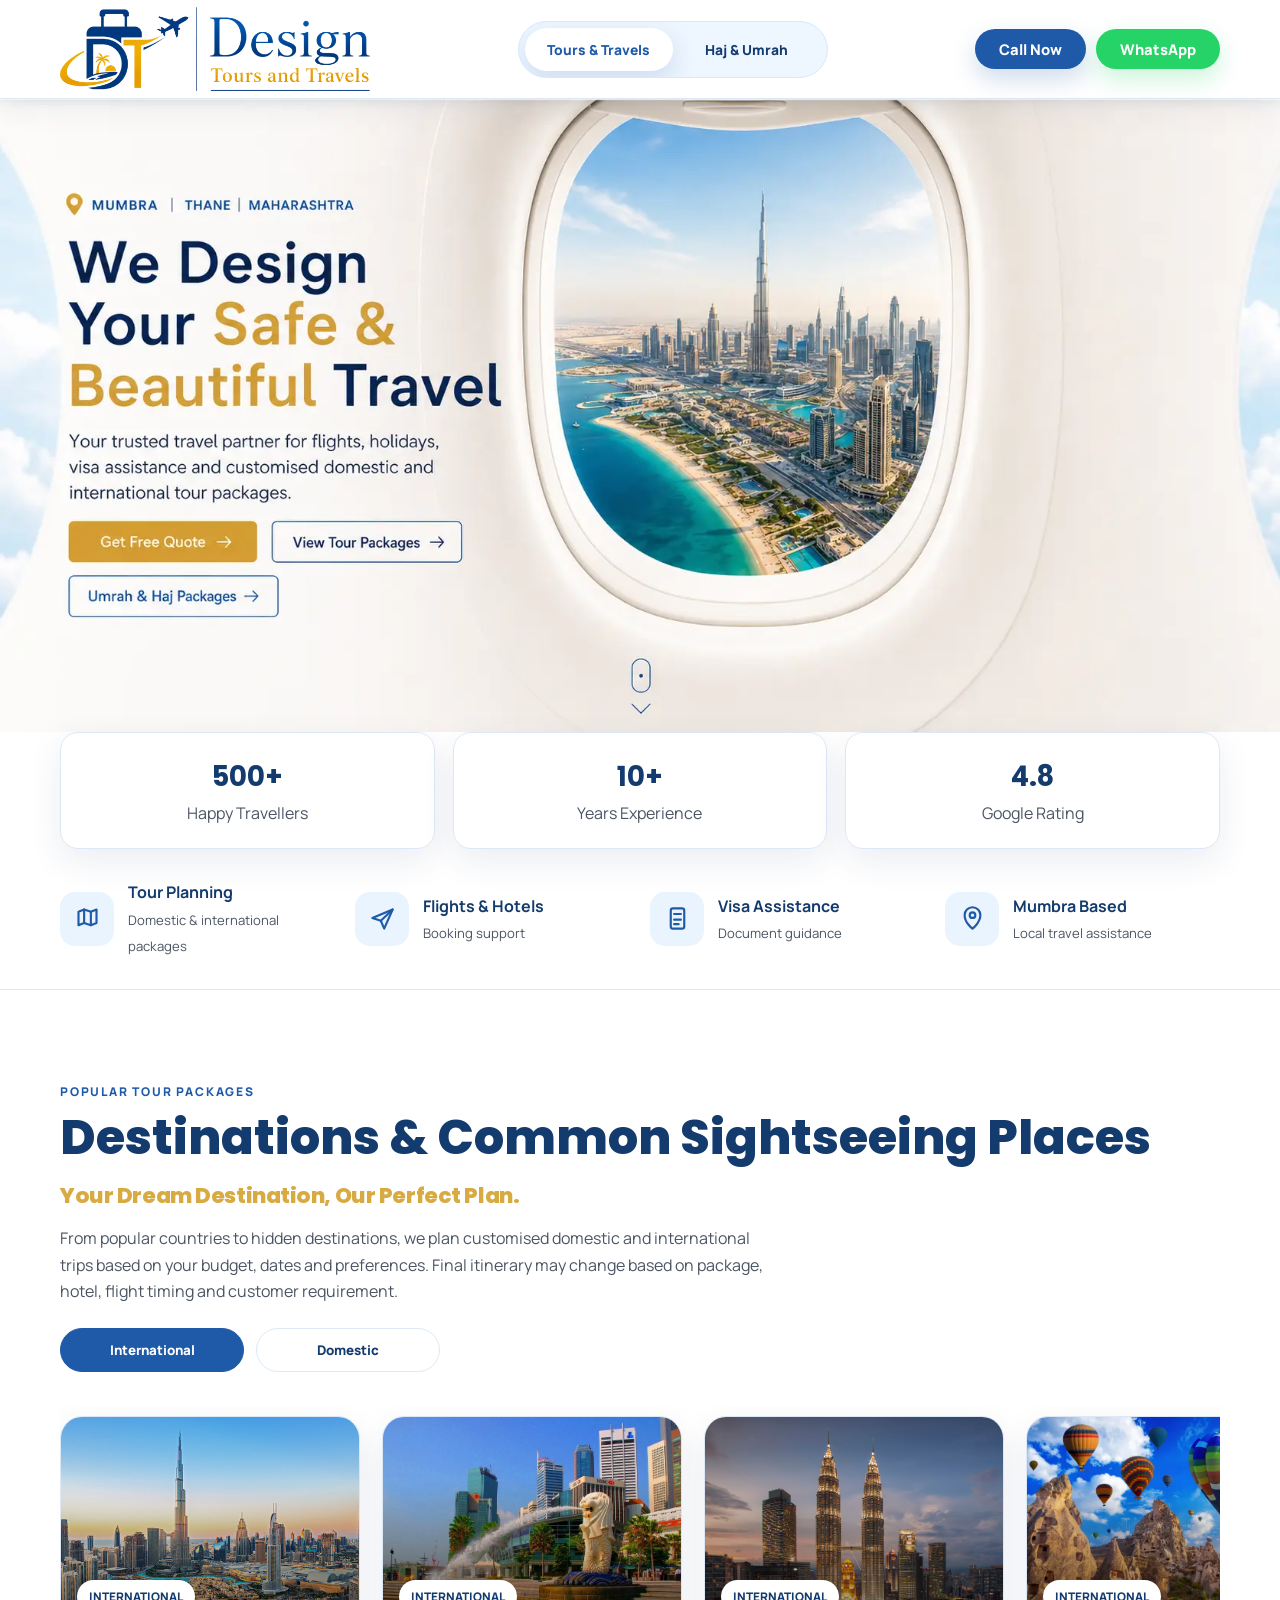
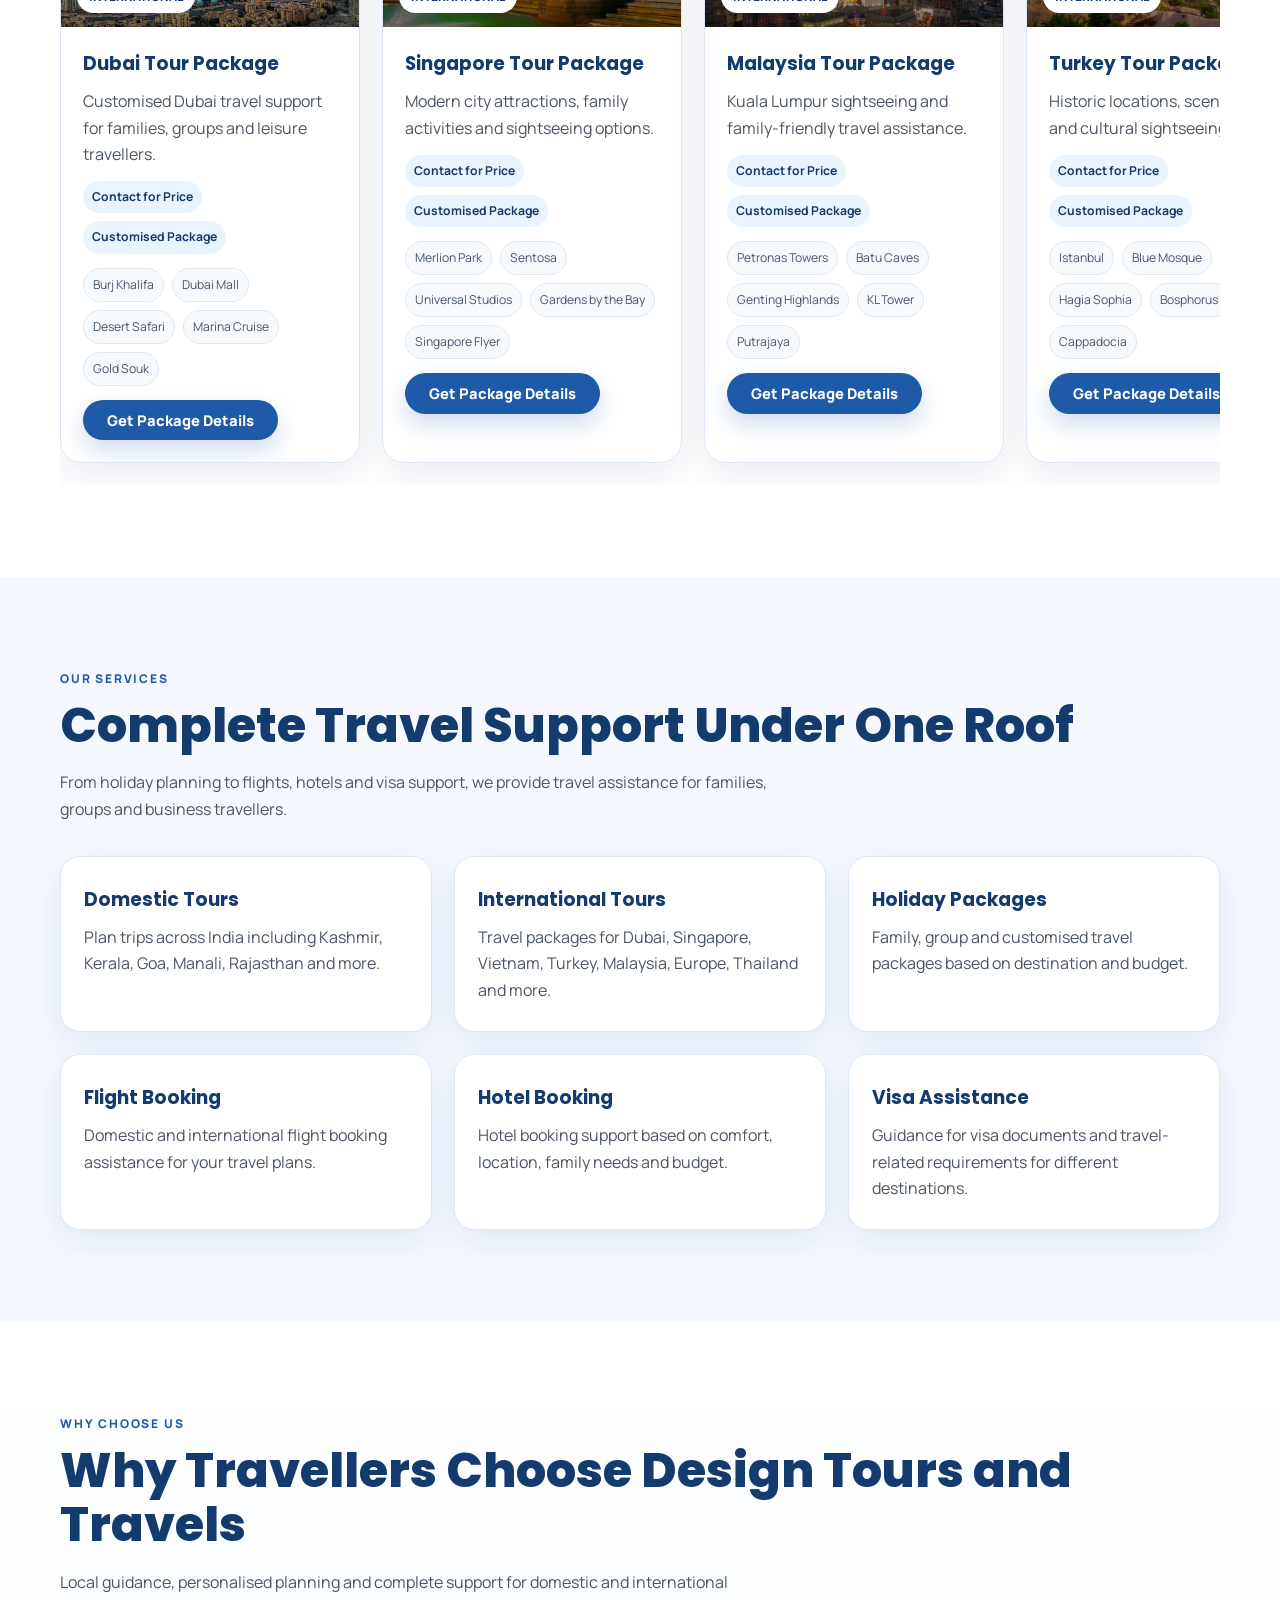
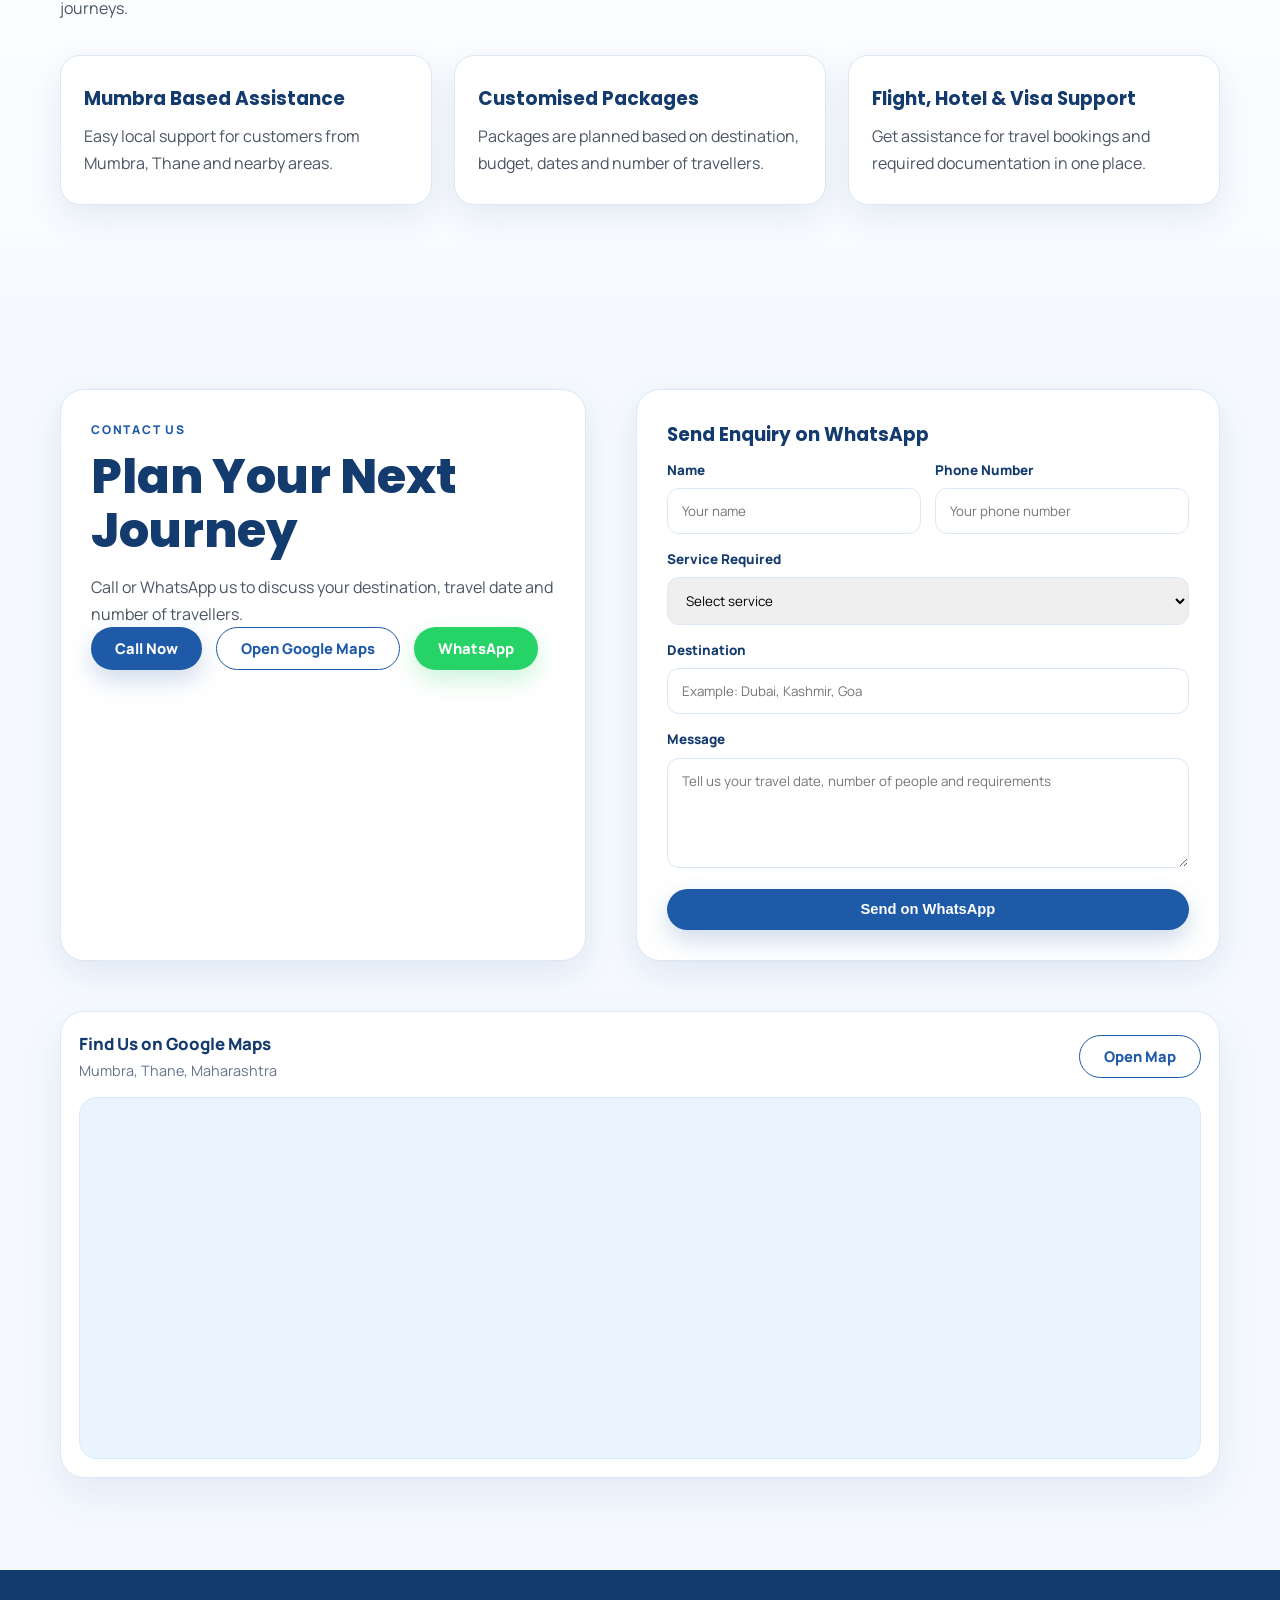
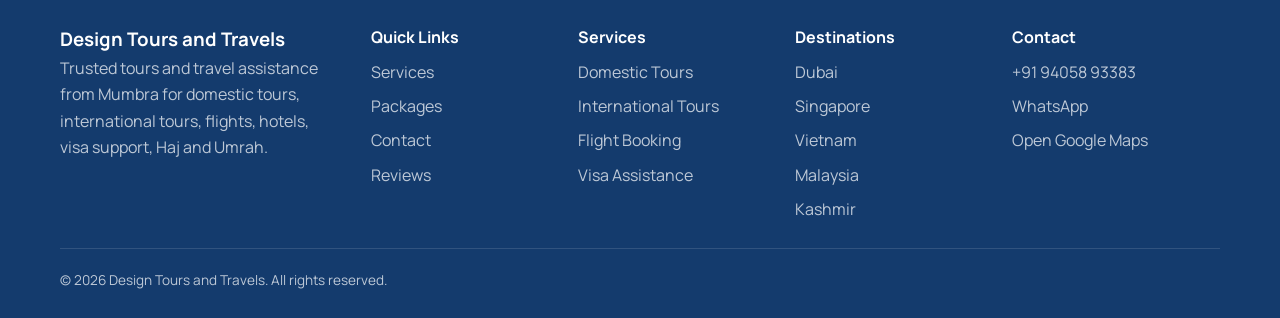
<file: index.html>
<!DOCTYPE html>

<html lang="en">
<head>
<meta charset="utf-8"/>
<meta content="width=device-width, initial-scale=1.0" name="viewport"/>
<title>Design Tours and Travels | Tours, Packages, Haj &amp; Umrah</title>
<meta content="Design Tours and Travels in Mumbra provides domestic tours, international packages, flight booking, hotel booking, visa assistance, and dedicated Haj &amp; Umrah travel support." name="description"/>
<link href="https://fonts.googleapis.com" rel="preconnect"/>
<link crossorigin="" href="https://fonts.gstatic.com" rel="preconnect"/>
<link href="https://fonts.googleapis.com/css2?family=Amiri:wght@400;700&amp;family=Manrope:wght@400;500;600;700;800&amp;family=Poppins:wght@500;600;700;800&amp;display=swap" rel="stylesheet"/>
<link href="css/styles.css" rel="stylesheet">
</link></head>
<body class="tours-mode">
<div aria-label="Loading website" class="loader" id="loader">
<div class="loader-card">
<img alt="Design Tours and Travels Logo" class="loader-logo" src="assets/logo.png"/>
<p>Preparing your travel experience</p>
<div aria-hidden="true" class="plane-loader-line">
<span class="plane-loader-track"></span>
<svg aria-hidden="true" class="aircraft-loader-svg" viewbox="0 0 64 64">
<path class="aircraft-body" d="M61.4 29.4c-1.6-1.2-4.3-1.8-8.2-1.8H41.4L24.2 11.6c-.8-.7-1.8-1.1-2.9-1.1h-5c-.8 0-1.3.9-.9 1.6l9.3 15.5H13.2l-5.1-4.9c-.5-.5-1.2-.8-2-.8H3.3c-.8 0-1.3.8-1 1.5L5.4 32l-3.1 8.6c-.3.7.2 1.5 1 1.5h2.8c.8 0 1.5-.3 2-.8l5.1-4.9h11.5l-9.3 15.5c-.4.7.1 1.6.9 1.6h5c1.1 0 2.1-.4 2.9-1.1l17.2-16h11.8c3.9 0 6.6-.6 8.2-1.8 1.8-1.4 1.8-4.4 0-5.8Z"></path>
<path class="aircraft-window" d="M47.5 29.8h5.5c1.8 0 3.1.2 4 .7"></path>
</svg>
</div>
</div>
</div>
<header class="site-header">
<div class="container">
<div class="header-inner">
<a aria-label="Design Tours and Travels Home" class="brand" href="#home">
<img alt="Design Tours and Travels Logo" src="assets/logo.png"/>
</a>
<div aria-label="Website mode switch" class="mode-switch">
<button class="switch-btn tours active" data-mode="tours" type="button">Tours &amp; Travels</button>
<button class="switch-btn haj" data-mode="haj" type="button">Haj &amp; Umrah</button>
</div>
<div class="header-actions">
<a class="btn btn-primary" href="tel:+919405893383">Call Now</a>
<a class="btn btn-whatsapp" href="https://wa.me/919405893383?text=Hello%20Design%20Tours%20and%20Travels%2C%0AI%20would%20like%20to%20enquire%20about%20a%20customised%20tour%20package.%0A%0AService%20needed%3A%20%0ADestination%3A%20%0ANo.%20of%20travellers%3A%20%0APreferred%20month%3A%20%0ADeparture%20city%3A%20%0A%0APlease%20share%20package%20options%20and%20contact-for-price%20details." target="_blank">WhatsApp</a>
<button aria-label="Open menu" class="mobile-menu-btn" id="mobileMenuBtn" type="button">
<span></span><span></span><span></span>
</button>
</div>
</div>
<nav class="mobile-menu hidden" id="mobileMenu">
<a href="#services">Services</a>
<a href="#packages">Packages</a>
<a href="#contact">Contact</a>
<button data-mode="tours" type="button">Tours &amp; Travels</button>
<button data-mode="haj" type="button">Haj &amp; Umrah</button>
</nav>
</div>
</header>
<main>
<section class="mode-panel active" id="toursPanel">
<section class="hero tours-hero static-image-hero" id="home">
<div class="desktop-static-hero">
<img alt="Design Tours and Travels hero featuring a Dubai view through an aircraft window" src="assets/hero-aircraft-dubai.webp"/>
<a aria-label="Get a free quote" class="hero-image-hotspot hero-quote-hotspot" href="#contact"></a>
<a aria-label="View tour packages" class="hero-image-hotspot hero-packages-hotspot" href="#packages"></a>
<button aria-label="View Umrah and Haj packages" class="hero-image-hotspot hero-haj-hotspot" data-mode="haj" type="button"></button>
<a aria-label="Scroll to tour packages" class="hero-image-hotspot hero-scroll-hotspot" href="#packages"></a>
</div>
<div class="mobile-static-hero">
<img alt="Mobile Design Tours and Travels hero featuring Dubai through an aircraft window" src="assets/hero-aircraft-dubai-mobile.webp"/>
<a aria-label="Get a free quote" class="hero-image-hotspot mobile-quote-hotspot" href="#contact"></a>
<a aria-label="View tour packages" class="hero-image-hotspot mobile-packages-hotspot" href="#packages"></a>
<button aria-label="View Umrah and Haj packages" class="hero-image-hotspot mobile-haj-hotspot" data-mode="haj" type="button"></button>
</div>
</section>
<section class="stats-section">
<div class="container stats-grid reveal">
<div class="stat-card"><strong>500+</strong><span>Happy Travellers</span></div>
<div class="stat-card"><strong>10+</strong><span>Years Experience</span></div>
<div class="stat-card"><strong>4.8</strong><span>Google Rating</span></div>
</div>
</section>
<section class="trust-strip">
<div class="container trust-grid">
<div class="trust-item">
<div class="icon-box"><svg viewbox="0 0 24 24"><path d="M4 18V6l5-2 6 2 5-2v12l-5 2-6-2-5 2Z"></path><path d="M9 4v12"></path><path d="M15 6v12"></path></svg></div>
<div><strong>Tour Planning</strong><span>Domestic &amp; international packages</span></div>
</div>
<div class="trust-item">
<div class="icon-box"><svg viewbox="0 0 24 24"><path d="M3 11.5 21 4l-7.5 17-3-7-7.5-2.5Z"></path><path d="M10.5 14 21 4"></path></svg></div>
<div><strong>Flights &amp; Hotels</strong><span>Booking support</span></div>
</div>
<div class="trust-item">
<div class="icon-box"><svg viewbox="0 0 24 24"><rect height="18" rx="2" width="12" x="6" y="3"></rect><path d="M9 8h6"></path><path d="M9 13h6"></path><path d="M9 17h4"></path></svg></div>
<div><strong>Visa Assistance</strong><span>Document guidance</span></div>
</div>
<div class="trust-item">
<div class="icon-box"><svg viewbox="0 0 24 24"><path d="M12 21s7-5.2 7-12a7 7 0 0 0-14 0c0 6.8 7 12 7 12Z"></path><circle cx="12" cy="9" r="2.5"></circle></svg></div>
<div><strong>Mumbra Based</strong><span>Local travel assistance</span></div>
</div>
</div>
</section>
<section class="section packages" id="packages">
<div class="container">
<div class="section-head packages-head reveal">
<div>
<div class="section-label">Popular Tour Packages</div>
<h2 class="section-title">Destinations &amp; Common Sightseeing Places</h2>
<p class="package-slogan">Your Dream Destination, Our Perfect Plan.</p>
<p class="section-sub">
                From popular countries to hidden destinations, we plan customised domestic and international trips based on your budget, dates and preferences. Final itinerary may change based on package, hotel, flight timing and customer requirement.
              </p>
</div>
<div aria-label="Package filters" class="filter-row">
<button class="filter-btn active" data-filter="international" type="button">International</button>
<button class="filter-btn" data-filter="domestic" type="button">Domestic</button>
</div>
</div>
<div class="package-slider" id="packageSlider"></div>
</div>
</section>
<section class="section services" id="services">
<div class="container">
<div class="section-head reveal">
<div class="section-label">Our Services</div>
<h2 class="section-title">Complete Travel Support Under One Roof</h2>
<p class="section-sub">From holiday planning to flights, hotels and visa support, we provide travel assistance for families, groups and business travellers.</p>
</div>
<div class="services-grid">
<article class="service-card reveal"><h3>Domestic Tours</h3><p>Plan trips across India including Kashmir, Kerala, Goa, Manali, Rajasthan and more.</p></article>
<article class="service-card reveal"><h3>International Tours</h3><p>Travel packages for Dubai, Singapore, Vietnam, Turkey, Malaysia, Europe, Thailand and more.</p></article>
<article class="service-card reveal"><h3>Holiday Packages</h3><p>Family, group and customised travel packages based on destination and budget.</p></article>
<article class="service-card reveal"><h3>Flight Booking</h3><p>Domestic and international flight booking assistance for your travel plans.</p></article>
<article class="service-card reveal"><h3>Hotel Booking</h3><p>Hotel booking support based on comfort, location, family needs and budget.</p></article>
<article class="service-card reveal"><h3>Visa Assistance</h3><p>Guidance for visa documents and travel-related requirements for different destinations.</p></article>
</div>
</div>
</section>
<section class="section why-section">
<div class="container">
<div class="section-head reveal">
<div class="section-label">Why Choose Us</div>
<h2 class="section-title">Why Travellers Choose Design Tours and Travels</h2>
<p class="section-sub">Local guidance, personalised planning and complete support for domestic and international journeys.</p>
</div>
<div class="why-grid">
<article class="why-card reveal"><h3>Mumbra Based Assistance</h3><p>Easy local support for customers from Mumbra, Thane and nearby areas.</p></article>
<article class="why-card reveal"><h3>Customised Packages</h3><p>Packages are planned based on destination, budget, dates and number of travellers.</p></article>
<article class="why-card reveal"><h3>Flight, Hotel &amp; Visa Support</h3><p>Get assistance for travel bookings and required documentation in one place.</p></article>
</div>
</div>
</section>
</section>
<section class="mode-panel" id="hajPanel">
<section class="hero haj-hero">
<div aria-hidden="true" class="lantern lantern-one"><svg aria-hidden="true" viewbox="0 0 80 120">
<path class="lantern-chain" d="M40 2v18"></path>
<path class="lantern-hook" d="M29 20c3-8 19-8 22 0"></path>
<path class="lantern-top" d="M25 30h30l7 12H18l7-12Z"></path>
<path class="lantern-body" d="M22 43c0-7 36-7 36 0v38c0 14-36 14-36 0V43Z"></path>
<path class="lantern-glass" d="M32 47h16v33c0 7-16 7-16 0V47Z"></path>
<path class="lantern-flame" d="M40 72c7-9 2-15 0-20-2 7-9 11-9 20 0 6 4 11 9 11s9-5 9-11c0-4-2-7-5-10 1 5-1 8-4 10Z"></path>
<path class="lantern-base" d="M20 91h40l-6 15H26l-6-15Z"></path>
</svg></div>
<div aria-hidden="true" class="lantern lantern-two"><svg aria-hidden="true" viewbox="0 0 80 120">
<path class="lantern-chain" d="M40 2v18"></path>
<path class="lantern-hook" d="M29 20c3-8 19-8 22 0"></path>
<path class="lantern-top" d="M25 30h30l7 12H18l7-12Z"></path>
<path class="lantern-body" d="M22 43c0-7 36-7 36 0v38c0 14-36 14-36 0V43Z"></path>
<path class="lantern-glass" d="M32 47h16v33c0 7-16 7-16 0V47Z"></path>
<path class="lantern-flame" d="M40 72c7-9 2-15 0-20-2 7-9 11-9 20 0 6 4 11 9 11s9-5 9-11c0-4-2-7-5-10 1 5-1 8-4 10Z"></path>
<path class="lantern-base" d="M20 91h40l-6 15H26l-6-15Z"></path>
</svg></div>
<div aria-hidden="true" class="kaaba-mark"></div>
<div class="container">
<div class="haj-content reveal">
<div class="haj-badge">Premium Haj &amp; Umrah Support</div>
<div class="arabic-line">لَبَّيْكَ اللَّهُمَّ لَبَّيْك</div>
<h1>Answer the Call of Allah’s Sacred Houses</h1>
<p>
              Let us take care of everything — from visa to flight to hotel — so you can focus on ibaadat and the spiritual experience of a lifetime.
            </p>
<div class="hero-buttons">
<a class="btn btn-gold" href="https://wa.me/919405893383?text=Assalamualaikum%20Design%20Tours%20and%20Travels%2C%0AI%20want%20Umrah%20package%20details.%0A%0APackage%20type%3A%20Premium%20/%20Deluxe%20/%20Customised%0ANo.%20of%20travellers%3A%20%0APreferred%20month%3A%20%0ADeparture%20city%3A%20%0AHotel%20preference%3A%20%0A%0APlease%20share%20contact-for-pricing%20details." target="_blank">View Umrah Packages</a>
<a class="btn btn-white" href="tel:+919405893383">Call for Haj Details</a>
</div>
</div>
</div>
</section>
<section class="section haj-section">
<div class="container">
<div class="section-head reveal">
<div class="section-label">Packages</div>
<h2 class="section-title">Umrah &amp; Haj Travel Assistance</h2>
<p class="section-sub">Packages are customised based on travel dates, hotel preference, group size and availability.</p>
</div>
<div class="haj-grid">
<article class="haj-card reveal"><h3>Premium Umrah Package</h3><p>Premium hotel preference, comfortable travel planning, visa guidance, flight support and Makkah &amp; Madinah assistance.</p><span>Contact for Pricing</span><a class="btn btn-gold haj-card-btn" href="https://wa.me/919405893383?text=Assalamualaikum%20Design%20Tours%20and%20Travels%2C%0AI%20want%20details%20for%20the%20Premium%20Umrah%20Package.%0A%0ANo.%20of%20travellers%3A%20%0APreferred%20month%3A%20%0ADeparture%20city%3A%20%0AHotel%20preference%3A%20%0ABudget%20range%3A%20%0A%0APlease%20share%20contact-for-pricing%20details." target="_blank">Enquire Now</a></article>
<article class="haj-card reveal"><h3>Deluxe Umrah Package</h3><p>Balanced Umrah package assistance with suitable hotels, travel support, visa guidance and ziyarat planning.</p><span>Contact for Pricing</span><a class="btn btn-gold haj-card-btn" href="https://wa.me/919405893383?text=Assalamualaikum%20Design%20Tours%20and%20Travels%2C%0AI%20want%20details%20for%20the%20Deluxe%20Umrah%20Package.%0A%0ANo.%20of%20travellers%3A%20%0APreferred%20month%3A%20%0ADeparture%20city%3A%20%0AHotel%20preference%3A%20%0ABudget%20range%3A%20%0A%0APlease%20share%20contact-for-pricing%20details." target="_blank">Enquire Now</a></article>
<article class="haj-card reveal"><h3>Customised Umrah Package</h3><p>Personalised Umrah planning based on your family size, budget, hotel preference, travel dates and comfort needs.</p><span>Contact for Pricing</span><a class="btn btn-gold haj-card-btn" href="https://wa.me/919405893383?text=Assalamualaikum%20Design%20Tours%20and%20Travels%2C%0AI%20want%20details%20for%20the%20Customised%20Umrah%20Package.%0A%0ANo.%20of%20travellers%3A%20%0APreferred%20month%3A%20%0ADeparture%20city%3A%20%0AHotel%20preference%3A%20%0ABudget%20range%3A%20%0A%0APlease%20share%20contact-for-pricing%20details." target="_blank">Enquire Now</a></article>
</div>
</div>
</section>
<section class="section haj-section guide-section">
<div class="container">
<div class="section-head reveal">
<div class="section-label">Complete Guide</div>
<h2 class="section-title">Your Complete Umrah Guide</h2>
<p class="section-sub">A clear process to help you understand the journey before booking.</p>
</div>
<div class="guide-grid">
<article class="guide-card reveal"><h3>What’s Included</h3><p>Visa guidance, flight support, Makkah and Madinah hotel assistance, ground support and package consultation.</p></article>
<article class="guide-card reveal"><h3>Documents Required</h3>
<ul class="doc-bullets">
<li>Valid passport</li>
<li>Passport-size photographs</li>
<li>Vaccination details, if required</li>
<li>Preferred travel dates</li>
<li>Basic identity documents</li>
<li>Requirements may change based on current travel rules</li>
</ul>
</article>
<article class="guide-card reveal"><h3>How We Plan Your Trip</h3><ol><li>Share your preferred dates and travellers.</li><li>Receive suitable package options.</li><li>Confirm hotel, flight and visa guidance.</li><li>Travel with proper support.</li></ol></article>
</div>
</div>
</section>
<section class="section islamic-cta">
<div class="container reveal">
<div class="section-label">Start Your Journey</div>
<h2 class="section-title">Plan Your Haj or Umrah Journey with Us</h2>
<p class="section-sub">Speak with Design Tours and Travels for package guidance, group support and travel planning.</p>
<div class="hero-buttons">
<a class="btn btn-gold" href="https://wa.me/919405893383?text=Assalamualaikum%20Design%20Tours%20and%20Travels%2C%0AI%20want%20Haj%20or%20Umrah%20package%20details.%0A%0AInterested%20in%3A%20Haj%20/%20Umrah%0APackage%20type%3A%20Premium%20/%20Deluxe%20/%20Customised%0ANo.%20of%20travellers%3A%20%0APreferred%20month%3A%20%0ADeparture%20city%3A%20%0A%0APlease%20share%20contact-for-pricing%20details." target="_blank">WhatsApp Enquiry</a>
<button class="btn btn-white" data-mode="tours" type="button">Back to Tours</button>
</div>
</div>
</section>
</section>

<section class="section reviews-section" id="reviews">
  <div class="container">
    <div class="section-head reveal">
      <div class="section-label">Google Reviews</div>
      <h2 class="section-title">What Our Travellers Say</h2>
      <p class="section-sub">A few customer reviews can be added here manually for now. Later, this section can be connected to Google Business Profile with a backend.</p>
    </div>
    <div class="reviews-grid">
      <article class="review-card reveal">
        <div class="review-stars" aria-label="5 star rating">★★★★★</div>
        <p>Very helpful guidance for travel planning. The team explained the options clearly and supported us with package details.</p>
        <strong>Customer Review</strong>
        <span>Design Tours and Travels</span>
      </article>
      <article class="review-card reveal">
        <div class="review-stars" aria-label="5 star rating">★★★★★</div>
        <p>Good service for family tour enquiry. Quick response on WhatsApp and proper support for destination planning.</p>
        <strong>Customer Review</strong>
        <span>Travel Package Enquiry</span>
      </article>
      <article class="review-card reveal">
        <div class="review-stars" aria-label="5 star rating">★★★★★</div>
        <p>Professional communication and useful guidance for flights, hotels and customised travel packages.</p>
        <strong>Customer Review</strong>
        <span>Flights &amp; Hotel Support</span>
      </article>
    </div>
    <div class="reviews-action reveal">
      <a class="btn btn-outline" href="https://maps.app.goo.gl/i4uhce4Yjxx17tNGA?g_st=ac" target="_blank" rel="noopener">View All Reviews on Google</a>
    </div>
  </div>
</section>

<section class="section contact" id="contact">
<div class="container contact-grid">
<div class="contact-box reveal">
<div class="section-label">Contact Us</div>
<h2 class="section-title">Plan Your Next Journey</h2>
<p>Call or WhatsApp us to discuss your destination, travel date and number of travellers.</p>
<div class="contact-actions">
<a class="btn btn-primary" href="tel:+919405893383">Call Now</a>
<a class="btn btn-outline" href="https://maps.app.goo.gl/i4uhce4Yjxx17tNGA?g_st=ac" target="_blank">Open Google Maps</a>
<a class="btn btn-whatsapp" href="https://wa.me/919405893383?text=Hello%20Design%20Tours%20and%20Travels%2C%0AI%20would%20like%20to%20enquire%20about%20a%20customised%20tour%20package.%0A%0AService%20needed%3A%20%0ADestination%3A%20%0ANo.%20of%20travellers%3A%20%0APreferred%20month%3A%20%0ADeparture%20city%3A%20%0A%0APlease%20share%20package%20options%20and%20contact-for-price%20details." target="_blank">WhatsApp</a>
</div>
</div>
<form class="reveal" id="enquiryForm">
<h3>Send Enquiry on WhatsApp</h3>
<div class="form-row">
<div class="form-group"><label for="name">Name</label><input id="name" placeholder="Your name" required="" type="text"/></div>
<div class="form-group"><label for="phone">Phone Number</label><input id="phone" placeholder="Your phone number" required="" type="tel"/></div>
</div>
<div class="form-group">
<label for="service">Service Required</label>
<select id="service" required="">
<option value="">Select service</option>
<option>Domestic Tour</option>
<option>International Tour</option>
<option>Flight Booking</option>
<option>Hotel Booking</option>
<option>Visa Assistance</option>
<option>Haj Package</option>
<option>Umrah Package</option>
</select>
</div>
<div class="form-group"><label for="destination">Destination</label><input id="destination" placeholder="Example: Dubai, Kashmir, Goa" type="text"/></div>
<div class="form-group"><label for="message">Message</label><textarea id="message" placeholder="Tell us your travel date, number of people and requirements"></textarea></div>
<button class="btn btn-primary full-btn" type="submit">Send on WhatsApp</button>
<div class="success-msg" id="successMsg">Opening WhatsApp with your enquiry details.</div>
</form>
<div class="map-card reveal">
  <div class="map-head">
    <div>
      <strong>Find Us on Google Maps</strong>
      <span>Mumbra, Thane, Maharashtra</span>
    </div>
    <a class="btn btn-outline map-open-btn" href="https://maps.app.goo.gl/i4uhce4Yjxx17tNGA?g_st=ac" target="_blank" rel="noopener">Open Map</a>
  </div>
  <a class="map-frame-link" href="https://maps.app.goo.gl/i4uhce4Yjxx17tNGA?g_st=ac" target="_blank" rel="noopener" aria-label="Open Design Tours and Travels location on Google Maps">
    <iframe title="Design Tours and Travels location map" src="https://www.google.com/maps?q=Design%20Tours%20and%20Travels%20Mumbra%20Thane%20Maharashtra&output=embed" loading="lazy" referrerpolicy="no-referrer-when-downgrade"></iframe>
  </a>
</div>
</div>
</section>
</main>
<footer class="site-footer">
<div class="container footer-grid">
<div><h3>Design Tours and Travels</h3><p>Trusted tours and travel assistance from Mumbra for domestic tours, international tours, flights, hotels, visa support, Haj and Umrah.</p></div>
<div><h4>Quick Links</h4><a href="#services">Services</a><a href="#packages">Packages</a><a href="#contact">Contact</a><a href="#reviews">Reviews</a></div>
<div><h4>Services</h4><a href="#services">Domestic Tours</a><a href="#services">International Tours</a><a href="#services">Flight Booking</a><a href="#services">Visa Assistance</a></div>
<div><h4>Destinations</h4><a href="#packages">Dubai</a><a href="#packages">Singapore</a><a href="#packages">Vietnam</a><a href="#packages">Malaysia</a><a href="#packages">Kashmir</a></div>
<div><h4>Contact</h4><a href="tel:+919405893383">+91 94058 93383</a><a href="https://wa.me/919405893383?text=Hello%20Design%20Tours%20and%20Travels%2C%0AI%20would%20like%20to%20enquire%20about%20a%20customised%20tour%20package.%0A%0AService%20needed%3A%20%0ADestination%3A%20%0ANo.%20of%20travellers%3A%20%0APreferred%20month%3A%20%0ADeparture%20city%3A%20%0A%0APlease%20share%20package%20options%20and%20contact-for-price%20details." target="_blank">WhatsApp</a><a href="https://maps.app.goo.gl/i4uhce4Yjxx17tNGA?g_st=ac" target="_blank">Open Google Maps</a></div>
</div>
<div class="container footer-bottom">© 2026 Design Tours and Travels. All rights reserved.</div>
</footer>
<div class="bottom-cta">
<a href="tel:+919405893383">Call</a>
<a href="https://maps.app.goo.gl/i4uhce4Yjxx17tNGA?g_st=ac" target="_blank">Maps</a>
<a href="https://wa.me/919405893383?text=Hello%20Design%20Tours%20and%20Travels%2C%0AI%20would%20like%20to%20enquire%20about%20a%20customised%20tour%20package.%0A%0AService%20needed%3A%20%0ADestination%3A%20%0ANo.%20of%20travellers%3A%20%0APreferred%20month%3A%20%0ADeparture%20city%3A%20%0A%0APlease%20share%20package%20options%20and%20contact-for-price%20details." target="_blank">WhatsApp</a>
</div>


<!-- Enquiry Popup Modal -->
<div class="inquiry-modal" id="inquiryModal" aria-hidden="true">
  <div class="inquiry-backdrop" data-close-inquiry></div>
  <div class="inquiry-dialog" role="dialog" aria-modal="true" aria-labelledby="inquiryModalTitle">
    <button class="inquiry-close" type="button" aria-label="Close enquiry form" data-close-inquiry>&times;</button>
    <div class="inquiry-kicker">Design Tours and Travels</div>
    <h3 id="inquiryModalTitle">Send WhatsApp Enquiry</h3>
    <p class="inquiry-intro">Fill the details below and WhatsApp will open with a ready message.</p>

    <form id="popupInquiryForm" class="popup-inquiry-form">
      <div class="form-row">
        <div class="form-group">
          <label for="popupName">Name</label>
          <input id="popupName" type="text" placeholder="Your name" required>
        </div>
        <div class="form-group">
          <label for="popupPhone">Phone Number</label>
          <input id="popupPhone" type="tel" placeholder="Your phone number" required>
        </div>
      </div>

      <div class="form-row">
        <div class="form-group">
          <label for="popupService">Enquiry Type</label>
          <select id="popupService" required>
            <option value="">Select enquiry type</option>
            <option>Domestic Tour</option>
            <option>International Tour</option>
            <option>Flight Booking</option>
            <option>Hotel Booking</option>
            <option>Visa Assistance</option>
            <option>Haj Package</option>
            <option>Umrah Package</option>
            <option>General Travel Enquiry</option>
          </select>
        </div>
        <div class="form-group">
          <label for="popupPackage">Package / Destination</label>
          <input id="popupPackage" type="text" placeholder="Example: Dubai, Umrah Premium">
        </div>
      </div>

      <div class="form-row">
        <div class="form-group">
          <label for="popupTravellers">No. of Travellers</label>
          <input id="popupTravellers" type="number" min="1" placeholder="Example: 4">
        </div>
        <div class="form-group">
          <label for="popupMonth">Preferred Month</label>
          <input id="popupMonth" type="text" placeholder="Example: August">
        </div>
      </div>

      <div class="form-group">
        <label for="popupCity">Departure City</label>
        <input id="popupCity" type="text" placeholder="Example: Mumbai">
      </div>

      <div class="form-group">
        <label for="popupMessage">Message</label>
        <textarea id="popupMessage" placeholder="Any hotel preference, budget range, dates or special requirement"></textarea>
      </div>

      <button class="btn btn-primary full-btn" type="submit">Send on WhatsApp</button>
    </form>
  </div>
</div>

<script src="js/script.js"></script>
</body>
</html>
</file>
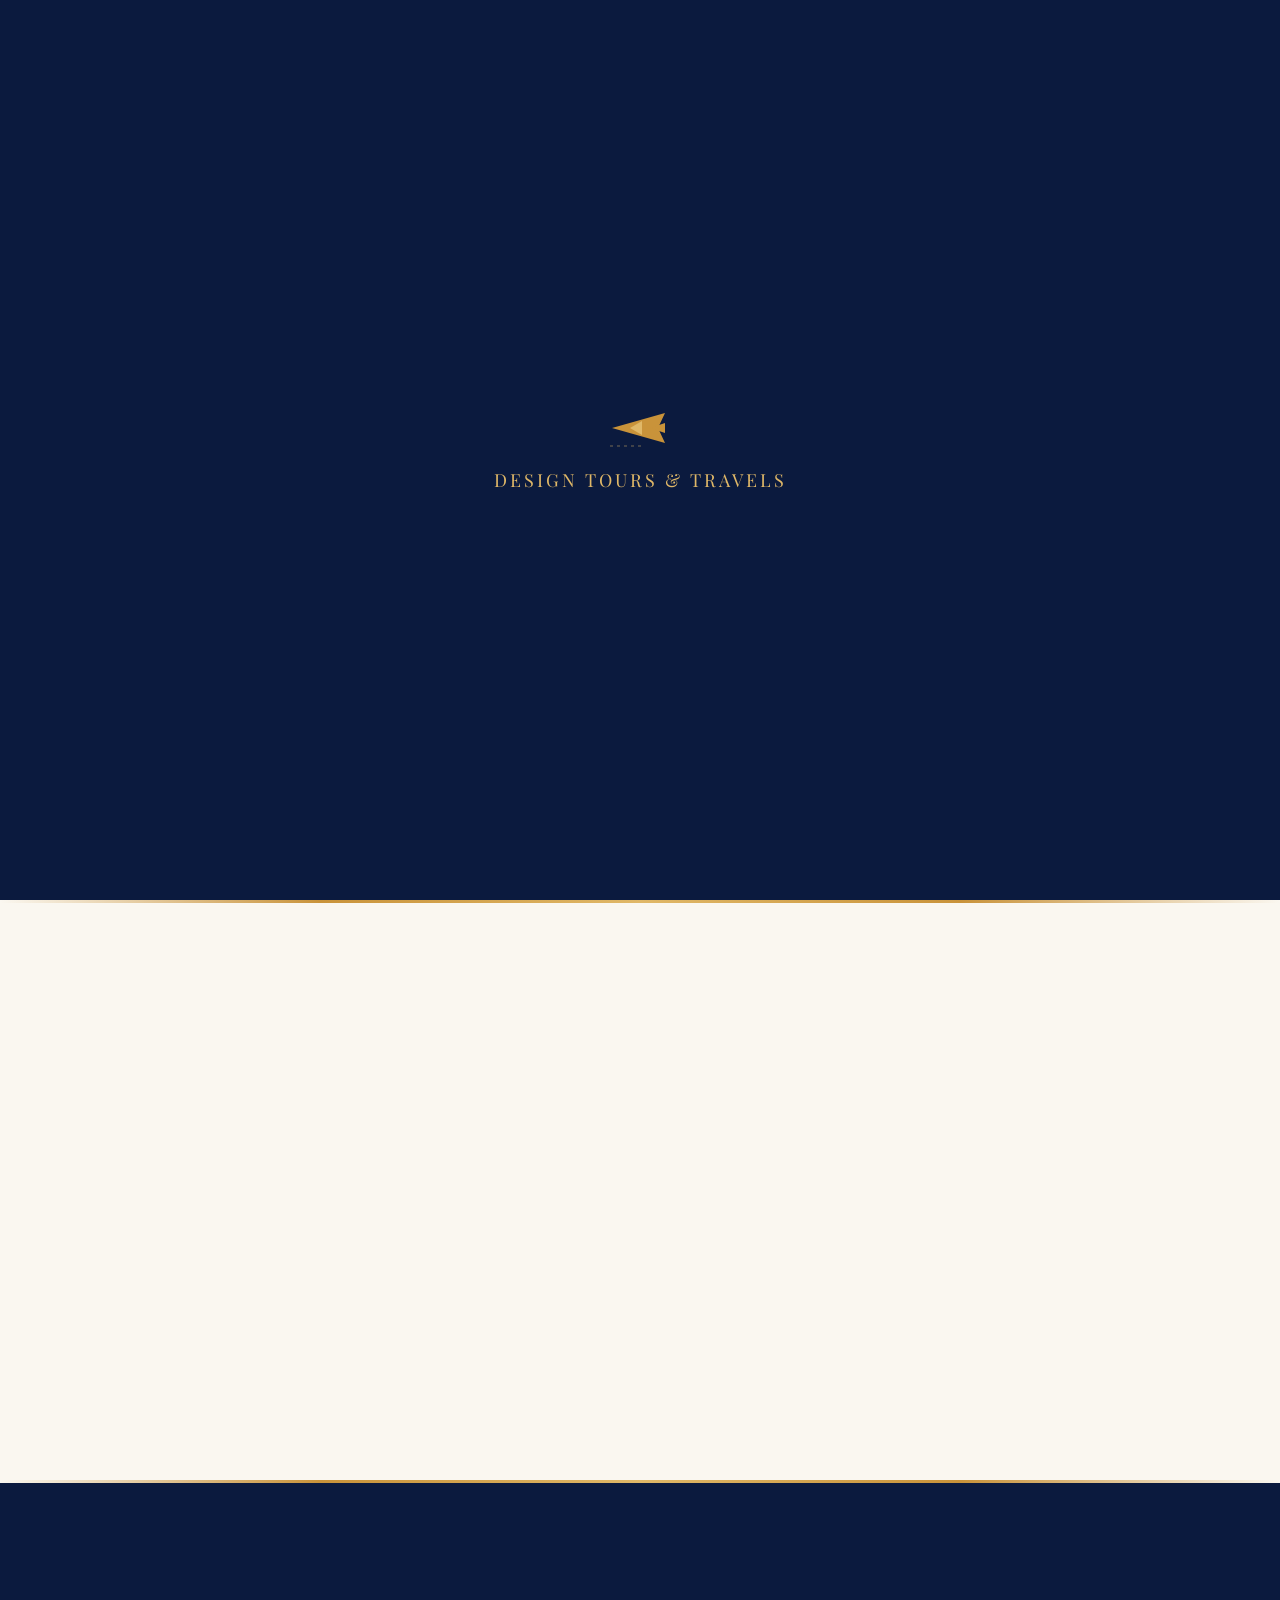
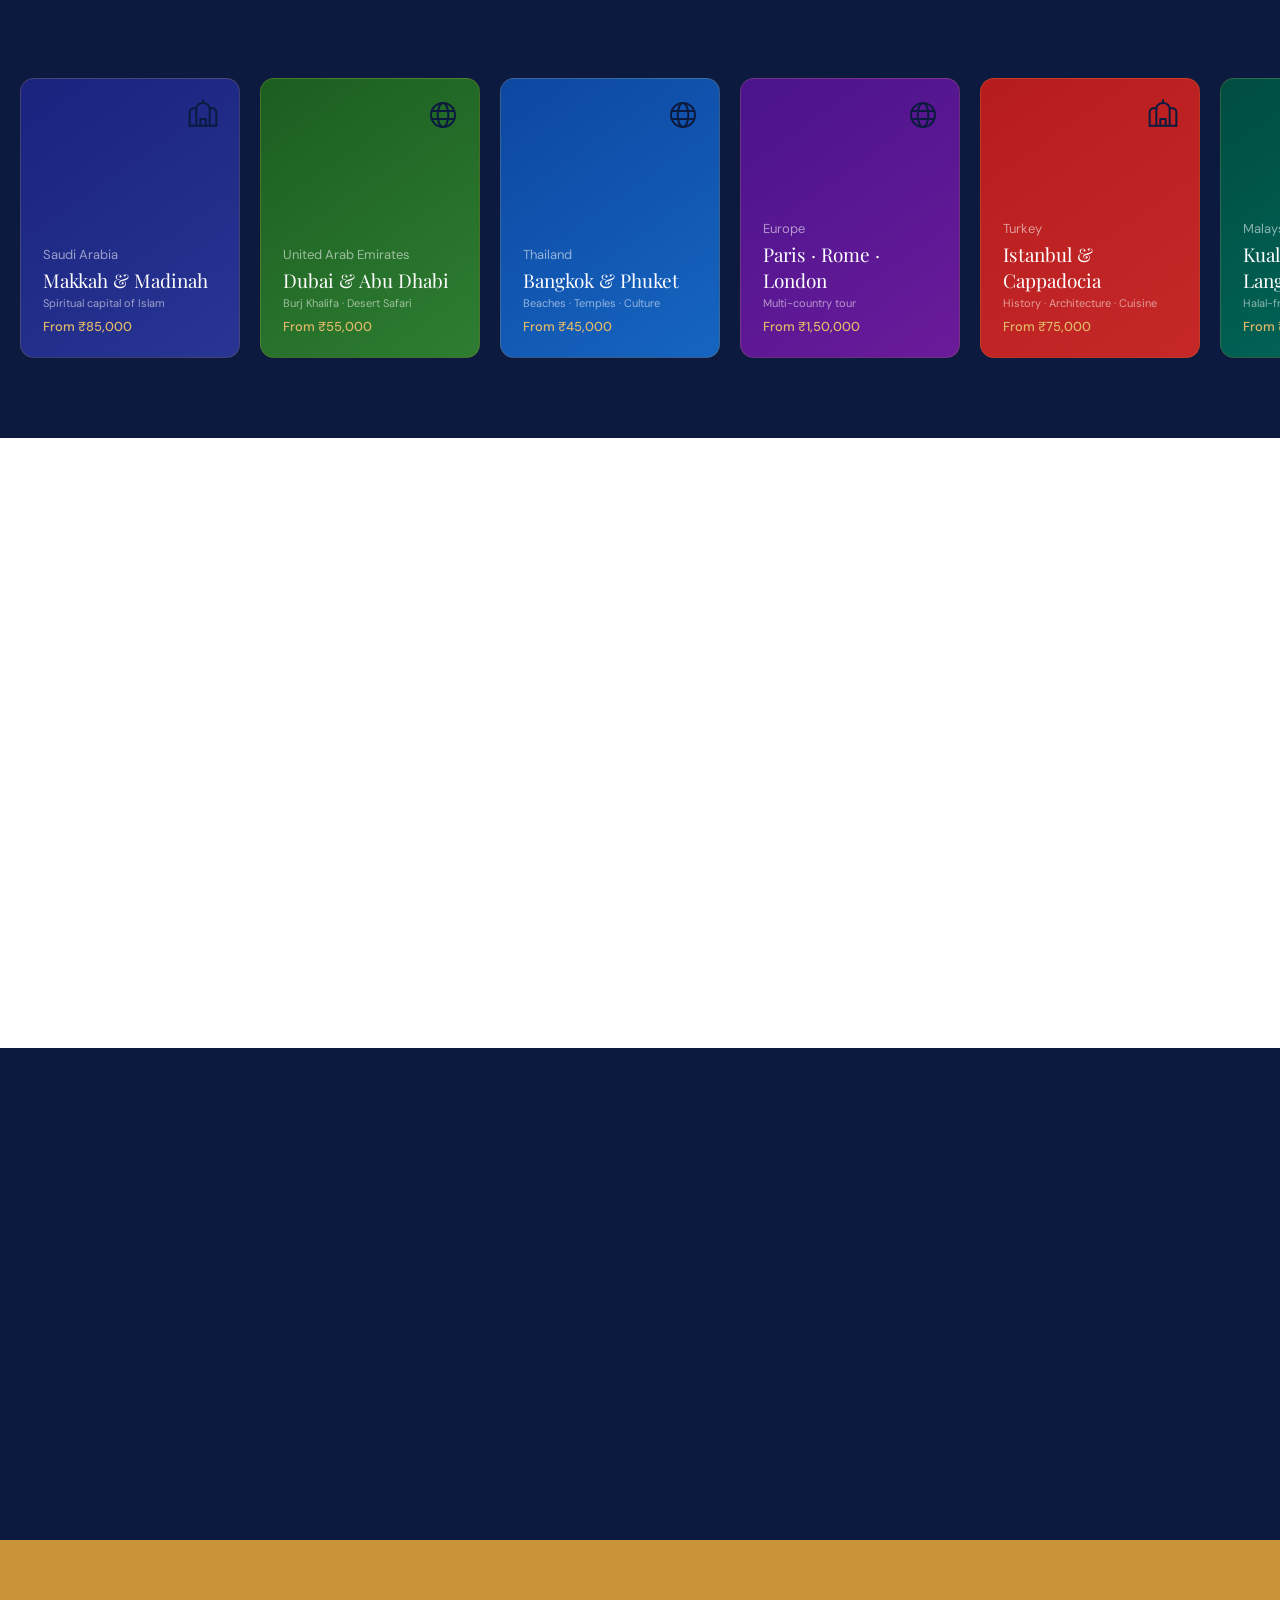
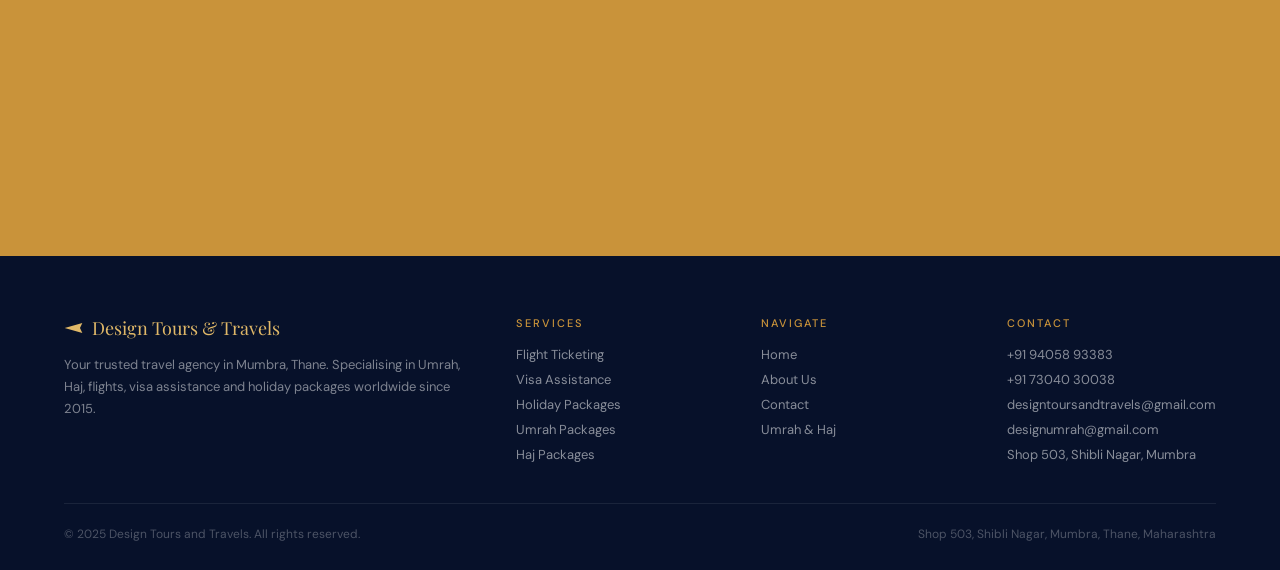
<file: design_tours_website.html>
<!DOCTYPE html>
<html lang="en">
<head>
<meta charset="UTF-8">
<meta name="viewport" content="width=device-width, initial-scale=1.0">
<title>Design Tours & Travels</title>
<link rel="preconnect" href="https://fonts.googleapis.com">
<link rel="preconnect" href="https://fonts.gstatic.com" crossorigin>
<link href="https://fonts.googleapis.com/css2?family=Playfair+Display:ital,wght@0,400;0,600;0,700;1,400&family=DM+Sans:wght@300;400;500&family=Amiri:wght@400;700&display=swap" rel="stylesheet">
<style>
:root{
  --navy:#0b1a3e;--navy-mid:#122050;--navy-light:#1e3373;
  --gold:#c9933a;--gold-light:#e0b868;--gold-pale:#f5e6c8;
  --cream:#faf7f0;--white:#fff;
  --text-dark:#0b1a3e;--text-mid:#4a5568;--text-light:#8a9bb5;
  --green-deep:#0a1a0e;--emerald:#0f4c2e;--green-light:#2d7a52;
}
*,*::before,*::after{box-sizing:border-box;margin:0;padding:0;}
html{scroll-behavior:smooth;}
body{font-family:'DM Sans',sans-serif;background:var(--cream);color:var(--text-dark);overflow-x:hidden;}

/* LOADER */
#loader{position:fixed;inset:0;z-index:9999;background:var(--navy);display:flex;flex-direction:column;align-items:center;justify-content:center;transition:opacity .8s ease,visibility .8s ease;}
#loader.hidden{opacity:0;visibility:hidden;pointer-events:none;}
.loader-icon{animation:loaderFly 1.5s ease-in-out infinite alternate;}
.loader-text{color:var(--gold-light);font-family:'Playfair Display',serif;font-size:18px;margin-top:20px;letter-spacing:3px;animation:pulse 1.5s ease-in-out infinite;}
@keyframes loaderFly{from{transform:translateX(-30px) rotate(-5deg);}to{transform:translateX(30px) rotate(5deg);}}
@keyframes pulse{0%,100%{opacity:.4;}50%{opacity:1;}}

/* PAGES */
.page{display:none;min-height:100vh;}
.page.active{display:block;}

/* NAV */
nav{position:fixed;top:0;left:0;right:0;z-index:100;padding:0 48px;height:68px;display:flex;align-items:center;justify-content:space-between;transition:all .4s ease;}
nav.scrolled{background:rgba(11,26,62,.97);backdrop-filter:blur(14px);box-shadow:0 2px 30px rgba(0,0,0,.25);}
nav.scrolled-sacred{background:rgba(15,76,46,.97);backdrop-filter:blur(14px);box-shadow:0 2px 30px rgba(0,0,0,.3);}
.nav-logo{font-family:'Playfair Display',serif;color:var(--gold-light);font-size:17px;font-weight:600;display:flex;align-items:center;gap:10px;cursor:pointer;text-decoration:none;}
.nav-logo span{color:rgba(255,255,255,.75);font-weight:400;}
.nav-links{display:flex;align-items:center;gap:30px;}
.nav-links a{color:rgba(255,255,255,.72);font-size:13px;text-decoration:none;letter-spacing:.3px;transition:color .3s;cursor:pointer;}
.nav-links a:hover,.nav-links a.active{color:var(--gold-light);}
.nav-switcher{display:flex;align-items:center;gap:3px;background:rgba(255,255,255,.1);border:1px solid rgba(255,255,255,.2);border-radius:28px;padding:4px;}
.sw-btn{padding:6px 16px;border-radius:22px;font-size:12px;font-weight:500;color:rgba(255,255,255,.6);transition:all .3s;cursor:pointer;display:flex;align-items:center;gap:6px;}
.sw-btn.on-main{background:var(--gold);color:var(--navy);}
.sw-btn.on-sacred{background:var(--green-light);color:#fff;}

/* WA FLOAT */
.wa-float{position:fixed;bottom:28px;right:28px;z-index:200;width:58px;height:58px;border-radius:50%;background:#25D366;display:flex;align-items:center;justify-content:center;box-shadow:0 4px 20px rgba(37,211,102,.4);cursor:pointer;text-decoration:none;animation:waPulse 2.5s ease-in-out infinite;}
@keyframes waPulse{0%,100%{box-shadow:0 4px 20px rgba(37,211,102,.4);}50%{box-shadow:0 4px 44px rgba(37,211,102,.7);}}

/* SECTION COMMONS */
.eyebrow{color:var(--gold);font-size:11px;font-weight:500;letter-spacing:3px;text-transform:uppercase;margin-bottom:10px;display:flex;align-items:center;gap:12px;}
.eyebrow::before{content:'';flex:0 0 30px;height:1px;background:var(--gold);}
.sec-title{font-family:'Playfair Display',serif;font-size:clamp(26px,3.5vw,42px);font-weight:700;color:var(--navy);line-height:1.2;margin-bottom:48px;}
.sec-title.light{color:#fff;}
.gold-line{height:3px;background:linear-gradient(90deg,transparent,var(--gold),var(--gold-light),var(--gold),transparent);}
.reveal{opacity:0;transform:translateY(28px);transition:all .7s cubic-bezier(.25,.8,.25,1);}
.reveal.visible{opacity:1;transform:translateY(0);}

/* BUTTONS */
.btn{display:inline-flex;align-items:center;gap:8px;padding:13px 26px;border-radius:6px;font-size:14px;font-weight:500;cursor:pointer;border:none;transition:all .3s;text-decoration:none;}
.btn-gold{background:var(--gold);color:#fff;box-shadow:0 4px 20px rgba(201,147,58,.4);}
.btn-gold:hover{background:var(--gold-light);transform:translateY(-2px);box-shadow:0 8px 30px rgba(201,147,58,.5);}
.btn-outline-light{background:transparent;border:1px solid rgba(255,255,255,.35);color:#fff;}
.btn-outline-light:hover{border-color:var(--gold-light);color:var(--gold-light);}
.btn-navy{background:var(--navy);color:#fff;}
.btn-navy:hover{background:var(--navy-light);}
.btn-white{background:#fff;color:var(--navy);}
.btn-white:hover{background:var(--cream);}
.btn-outline-gold{background:transparent;border:1px solid rgba(201,147,58,.4);color:var(--gold-light);}
.btn-outline-gold:hover{background:rgba(201,147,58,.1);}

/* ICONS — inline SVG helper class */
.icon{display:inline-block;flex-shrink:0;}

/* ═══════════════════════════════════════
   PAGE: HOME (MAIN)
═══════════════════════════════════════ */
/* HERO */
.hero-main{min-height:100vh;background:var(--navy);position:relative;display:flex;align-items:center;overflow:hidden;}
.hero-bg-glow{position:absolute;inset:0;background:radial-gradient(ellipse at 70% 50%,rgba(201,147,58,.12) 0%,transparent 60%),radial-gradient(ellipse at 20% 80%,rgba(30,51,115,.8) 0%,transparent 50%);}
.hero-grid{position:absolute;inset:0;background-image:linear-gradient(rgba(201,147,58,.04) 1px,transparent 1px),linear-gradient(90deg,rgba(201,147,58,.04) 1px,transparent 1px);background-size:60px 60px;}
.plane-anim{position:absolute;pointer-events:none;}
.p1{top:20%;left:-100px;animation:fly1 14s linear infinite;}
.p2{top:58%;left:-100px;animation:fly1 20s linear infinite 6s;opacity:.6;}
.p3{top:38%;left:-100px;animation:fly1 17s linear infinite 10s;opacity:.75;}
@keyframes fly1{0%{transform:translateX(0) rotate(-4deg);opacity:0;}5%{opacity:1;}95%{opacity:1;}100%{transform:translateX(110vw) rotate(-4deg);opacity:0;}}
.hero-content{position:relative;z-index:2;max-width:640px;padding:130px 64px 100px;}
.hero-badge{display:inline-flex;align-items:center;gap:8px;background:rgba(201,147,58,.15);border:1px solid rgba(201,147,58,.35);border-radius:30px;padding:6px 16px;margin-bottom:28px;animation:fadeUp .8s ease .2s both;}
.hero-badge span{color:var(--gold-light);font-size:11px;letter-spacing:1.5px;text-transform:uppercase;}
.blink-dot{width:6px;height:6px;border-radius:50%;background:var(--gold);animation:blink 2s infinite;}
@keyframes blink{0%,100%{opacity:1;}50%{opacity:.3;}}
.hero-h1{font-family:'Playfair Display',serif;font-size:clamp(36px,5vw,62px);font-weight:700;line-height:1.12;color:#fff;margin-bottom:20px;animation:fadeUp .8s ease .4s both;}
.hero-h1 em{color:var(--gold-light);font-style:italic;}
.hero-sub{color:rgba(255,255,255,.62);font-size:16px;line-height:1.72;margin-bottom:36px;animation:fadeUp .8s ease .6s both;}
.hero-btns{display:flex;gap:14px;flex-wrap:wrap;animation:fadeUp .8s ease .8s both;}
.hero-stats{position:absolute;bottom:40px;left:64px;right:64px;display:flex;background:rgba(255,255,255,.06);border:1px solid rgba(201,147,58,.2);border-radius:12px;overflow:hidden;z-index:2;animation:fadeUp .8s ease 1s both;}
.h-stat{flex:1;padding:18px 20px;text-align:center;border-right:1px solid rgba(201,147,58,.14);}
.h-stat:last-child{border-right:none;}
.h-stat-n{font-family:'Playfair Display',serif;font-size:26px;color:var(--gold-light);font-weight:600;}
.h-stat-l{font-size:11px;color:rgba(255,255,255,.48);margin-top:2px;}
@keyframes fadeUp{from{opacity:0;transform:translateY(22px);}to{opacity:1;transform:translateY(0);}}

/* SERVICES SECTION */
.sec-services{padding:90px 64px;background:var(--cream);}
.svc-grid{display:grid;grid-template-columns:repeat(3,1fr);gap:24px;}
.svc-card{background:#fff;border-radius:14px;border:1px solid rgba(201,147,58,.15);padding:32px 28px;cursor:pointer;transition:all .4s cubic-bezier(.25,.8,.25,1);position:relative;overflow:hidden;}
.svc-card::after{content:'';position:absolute;bottom:0;left:0;right:0;height:3px;background:linear-gradient(90deg,var(--navy),var(--gold));transform:scaleX(0);transform-origin:left;transition:transform .4s ease;}
.svc-card:hover{transform:translateY(-6px);box-shadow:0 20px 50px rgba(11,26,62,.1);}
.svc-card:hover::after{transform:scaleX(1);}
.svc-icon-wrap{width:56px;height:56px;border-radius:12px;background:var(--navy);display:flex;align-items:center;justify-content:center;margin-bottom:20px;transition:transform .3s;}
.svc-card:hover .svc-icon-wrap{transform:scale(1.1) rotate(-5deg);}
.svc-title{font-family:'Playfair Display',serif;font-size:18px;color:var(--navy);margin-bottom:10px;}
.svc-desc{font-size:13px;color:var(--text-mid);line-height:1.72;margin-bottom:16px;}
.svc-more{color:var(--gold);font-size:12px;font-weight:500;display:flex;align-items:center;gap:6px;transition:gap .3s;}
.svc-card:hover .svc-more{gap:10px;}

/* DESTINATIONS MARQUEE */
.sec-dest{padding:80px 0;background:var(--navy);overflow:hidden;}
.dest-head{padding:0 64px;margin-bottom:40px;}
.dest-head .eyebrow{color:var(--gold-light);}
.dest-head .sec-title{color:#fff;margin-bottom:0;}
.marquee-wrap{overflow:hidden;}
.marquee-track{display:flex;gap:20px;width:max-content;animation:marqueeL 32s linear infinite;padding:0 20px;}
.marquee-track:hover{animation-play-state:paused;}
@keyframes marqueeL{0%{transform:translateX(0);}100%{transform:translateX(-50%);}}
.dest-card{width:220px;height:280px;border-radius:14px;border:1px solid rgba(201,147,58,.22);display:flex;flex-direction:column;justify-content:flex-end;padding:22px;flex-shrink:0;position:relative;overflow:hidden;cursor:pointer;transition:transform .3s;}
.dest-card:hover{transform:scale(1.03);}
.dest-top{position:absolute;top:20px;right:20px;}
.dest-country{font-size:13px;color:rgba(255,255,255,.55);margin-bottom:4px;}
.dest-name{font-family:'Playfair Display',serif;color:#fff;font-size:19px;}
.dest-sub{color:rgba(255,255,255,.55);font-size:11px;margin-top:3px;}
.dest-price{color:var(--gold-light);font-size:13px;font-weight:500;margin-top:8px;}

/* WHY US */
.sec-why{padding:90px 64px;background:#fff;display:grid;grid-template-columns:1fr 1fr;gap:80px;align-items:center;}
.why-visual{position:relative;}
.why-frame{width:100%;height:420px;border-radius:16px;background:linear-gradient(135deg,var(--navy),var(--navy-light));display:flex;align-items:center;justify-content:center;overflow:hidden;position:relative;}
.why-globe-ring{width:240px;height:240px;border-radius:50%;border:1px solid rgba(201,147,58,.3);position:absolute;animation:spinRing 20s linear infinite;}
.why-globe-ring-2{width:340px;height:340px;border-radius:50%;border:1px dashed rgba(201,147,58,.15);position:absolute;animation:spinRing 30s linear infinite reverse;}
@keyframes spinRing{from{transform:rotate(0);}to{transform:rotate(360deg);}}
.why-globe-center{width:120px;height:120px;border-radius:50%;background:rgba(201,147,58,.15);border:2px solid rgba(201,147,58,.4);display:flex;align-items:center;justify-content:center;position:relative;z-index:1;}
.why-badge{position:absolute;background:var(--gold);border-radius:12px;padding:14px 18px;box-shadow:0 8px 24px rgba(201,147,58,.4);}
.why-badge-1{top:28px;right:-22px;}
.why-badge-2{bottom:28px;left:-22px;}
.why-b-num{font-family:'Playfair Display',serif;font-size:28px;color:#fff;font-weight:700;}
.why-b-lbl{font-size:11px;color:rgba(255,255,255,.8);}
.why-points{display:flex;flex-direction:column;gap:24px;margin-top:36px;}
.why-pt{display:flex;gap:16px;align-items:flex-start;}
.why-pt-icon{width:46px;height:46px;border-radius:10px;background:var(--navy);display:flex;align-items:center;justify-content:center;flex-shrink:0;}
.why-pt-t{font-family:'Playfair Display',serif;font-size:16px;color:var(--navy);margin-bottom:4px;}
.why-pt-d{font-size:13px;color:var(--text-mid);line-height:1.65;}

/* TESTIMONIALS */
.sec-testi{padding:80px 64px;background:var(--navy);}
.sec-testi .eyebrow{color:var(--gold-light);}
.testi-grid{display:grid;grid-template-columns:repeat(3,1fr);gap:20px;}
.testi-card{background:rgba(255,255,255,.06);border:1px solid rgba(201,147,58,.15);border-radius:14px;padding:28px 24px;transition:all .3s;}
.testi-card:hover{background:rgba(255,255,255,.1);transform:translateY(-4px);}
.testi-stars{display:flex;gap:3px;margin-bottom:12px;}
.star-icon{fill:var(--gold);}
.testi-txt{color:rgba(255,255,255,.73);font-size:14px;line-height:1.78;font-style:italic;margin-bottom:18px;}
.testi-author{display:flex;align-items:center;gap:12px;}
.testi-av{width:40px;height:40px;border-radius:50%;background:var(--gold);display:flex;align-items:center;justify-content:center;color:#fff;font-weight:600;font-size:13px;}
.testi-name{color:#fff;font-size:13px;font-weight:500;}
.testi-loc{color:var(--text-light);font-size:11px;}

/* CTA BANNER */
.cta-banner{padding:80px 64px;background:var(--gold);text-align:center;position:relative;overflow:hidden;}
.cta-banner-title{font-family:'Playfair Display',serif;font-size:38px;color:var(--navy);margin-bottom:10px;}
.cta-banner-sub{color:rgba(11,26,62,.68);font-size:16px;margin-bottom:32px;}
.cta-row{display:flex;gap:14px;justify-content:center;flex-wrap:wrap;}

/* FOOTER */
.footer{background:#07112a;padding:60px 64px 28px;}
.footer-grid{display:grid;grid-template-columns:2fr 1fr 1fr 1fr;gap:40px;margin-bottom:40px;}
.f-logo{font-family:'Playfair Display',serif;color:var(--gold-light);font-size:18px;margin-bottom:14px;display:flex;align-items:center;gap:8px;}
.f-about{color:rgba(255,255,255,.48);font-size:13px;line-height:1.72;}
.f-col-t{color:var(--gold);font-size:11px;font-weight:500;letter-spacing:2px;text-transform:uppercase;margin-bottom:16px;}
.f-links{display:flex;flex-direction:column;gap:8px;}
.f-links a{color:rgba(255,255,255,.52);font-size:13px;text-decoration:none;transition:color .3s;cursor:pointer;}
.f-links a:hover{color:var(--gold-light);}
.footer-bottom{border-top:1px solid rgba(255,255,255,.08);padding-top:22px;display:flex;justify-content:space-between;align-items:center;}
.footer-bottom p{color:rgba(255,255,255,.28);font-size:12px;}

/* ═══════════════════════════════════════
   PAGE: SERVICES
═══════════════════════════════════════ */
.page-hero{min-height:340px;background:var(--navy);display:flex;align-items:flex-end;padding:0 64px 60px;position:relative;overflow:hidden;padding-top:100px;}
.page-hero-glow{position:absolute;inset:0;background:radial-gradient(ellipse at 60% 50%,rgba(201,147,58,.14) 0%,transparent 60%);}
.page-hero-content{position:relative;z-index:1;}
.page-hero-eyebrow{color:var(--gold-light);font-size:11px;letter-spacing:3px;text-transform:uppercase;margin-bottom:10px;}
.page-hero-title{font-family:'Playfair Display',serif;font-size:clamp(32px,4vw,52px);color:#fff;font-weight:700;line-height:1.15;}
.svc-detail-grid{display:grid;grid-template-columns:repeat(3,1fr);gap:28px;padding:80px 64px;background:var(--cream);}
.svc-big-card{background:#fff;border-radius:16px;border:1px solid rgba(201,147,58,.15);overflow:hidden;cursor:pointer;transition:all .4s;}
.svc-big-card:hover{transform:translateY(-6px);box-shadow:0 24px 60px rgba(11,26,62,.12);}
.svc-big-top{height:160px;background:var(--navy);display:flex;align-items:center;justify-content:center;position:relative;overflow:hidden;}
.svc-big-top-glow{position:absolute;inset:0;background:radial-gradient(circle at 50% 60%,rgba(201,147,58,.2) 0%,transparent 60%);}
.svc-big-body{padding:28px 24px;}
.svc-big-title{font-family:'Playfair Display',serif;font-size:20px;color:var(--navy);margin-bottom:10px;}
.svc-big-desc{font-size:13px;color:var(--text-mid);line-height:1.75;margin-bottom:20px;}
.svc-big-list{display:flex;flex-direction:column;gap:8px;}
.svc-big-item{display:flex;align-items:center;gap:8px;font-size:13px;color:var(--text-mid);}
.check-green{flex-shrink:0;}
.svc-big-btn{margin:20px 24px 24px;display:block;}

/* ═══════════════════════════════════════
   PAGE: CONTACT
═══════════════════════════════════════ */
.contact-section{padding:80px 64px;background:var(--cream);display:grid;grid-template-columns:1fr 1fr;gap:60px;align-items:start;}
.contact-info-title{font-family:'Playfair Display',serif;font-size:32px;color:var(--navy);margin-bottom:12px;}
.contact-info-sub{color:var(--text-mid);font-size:15px;line-height:1.7;margin-bottom:36px;}
.contact-items{display:flex;flex-direction:column;gap:22px;}
.contact-item{display:flex;gap:16px;align-items:flex-start;}
.c-item-icon{width:48px;height:48px;border-radius:10px;background:var(--navy);display:flex;align-items:center;justify-content:center;flex-shrink:0;}
.c-item-label{font-size:11px;font-weight:500;letter-spacing:1px;text-transform:uppercase;color:var(--gold);margin-bottom:4px;}
.c-item-val{font-size:15px;color:var(--text-dark);font-weight:400;}
.c-item-val a{color:var(--navy);text-decoration:none;}
.contact-form-wrap{background:#fff;border-radius:16px;border:1px solid rgba(201,147,58,.18);padding:40px;}
.form-title{font-family:'Playfair Display',serif;font-size:24px;color:var(--navy);margin-bottom:24px;}
.form-group{margin-bottom:18px;}
.form-label{display:block;font-size:12px;font-weight:500;color:var(--text-dark);letter-spacing:.5px;margin-bottom:6px;}
.form-input,.form-select,.form-textarea{width:100%;padding:12px 16px;border:1px solid rgba(11,26,62,.15);border-radius:8px;font-size:14px;font-family:'DM Sans',sans-serif;color:var(--text-dark);background:#fff;transition:border .3s,box-shadow .3s;outline:none;}
.form-input:focus,.form-select:focus,.form-textarea:focus{border-color:var(--gold);box-shadow:0 0 0 3px rgba(201,147,58,.1);}
.form-textarea{min-height:110px;resize:vertical;}
.form-row{display:grid;grid-template-columns:1fr 1fr;gap:14px;}
.form-submit{width:100%;padding:14px;background:var(--gold);color:#fff;border:none;border-radius:8px;font-size:15px;font-weight:500;cursor:pointer;transition:all .3s;font-family:'DM Sans',sans-serif;margin-top:4px;}
.form-submit:hover{background:var(--gold-light);transform:translateY(-2px);}
.map-placeholder{margin-top:36px;height:220px;background:var(--navy);border-radius:14px;display:flex;align-items:center;justify-content:center;position:relative;overflow:hidden;}
.map-pin-pulse{position:absolute;width:24px;height:24px;border-radius:50%;background:var(--gold);animation:mapPulse 2s ease-in-out infinite;}
.map-ring{position:absolute;width:24px;height:24px;border-radius:50%;border:2px solid var(--gold);animation:mapRing 2s ease-in-out infinite;}
@keyframes mapPulse{0%,100%{transform:scale(1);opacity:1;}50%{transform:scale(1.3);opacity:.7;}}
@keyframes mapRing{0%{transform:scale(1);opacity:.8;}100%{transform:scale(3);opacity:0;}}
.map-label{position:absolute;bottom:20px;color:rgba(255,255,255,.5);font-size:12px;letter-spacing:1px;}

/* ═══════════════════════════════════════
   PAGE: ABOUT
═══════════════════════════════════════ */
.about-section{padding:80px 64px;background:var(--cream);}
.about-grid{display:grid;grid-template-columns:1fr 1fr;gap:64px;align-items:center;margin-bottom:80px;}
.about-visual{height:420px;background:var(--navy);border-radius:16px;display:flex;align-items:center;justify-content:center;position:relative;overflow:hidden;}
.about-ring{position:absolute;border-radius:50%;border:1px solid rgba(201,147,58,.25);}
.about-ring-1{width:200px;height:200px;animation:spinRing 18s linear infinite;}
.about-ring-2{width:310px;height:310px;animation:spinRing 28s linear infinite reverse;}
.about-ring-3{width:390px;height:390px;border-style:dashed;animation:spinRing 38s linear infinite;}
.about-center{z-index:1;text-align:center;}
.about-year{font-family:'Playfair Display',serif;font-size:56px;color:var(--gold-light);font-weight:700;}
.about-est{font-size:12px;color:rgba(255,255,255,.45);letter-spacing:3px;text-transform:uppercase;}
.about-text-title{font-family:'Playfair Display',serif;font-size:36px;color:var(--navy);margin-bottom:16px;}
.about-text-body{color:var(--text-mid);font-size:15px;line-height:1.78;margin-bottom:20px;}
.team-section{padding:0 0 80px;}
.team-title{font-family:'Playfair Display',serif;font-size:30px;color:var(--navy);margin-bottom:32px;}
.team-grid{display:grid;grid-template-columns:repeat(2,1fr);gap:24px;}
.team-card{background:#fff;border-radius:14px;border:1px solid rgba(201,147,58,.18);padding:32px 28px;display:flex;gap:20px;align-items:flex-start;transition:all .3s;}
.team-card:hover{transform:translateY(-4px);box-shadow:0 16px 40px rgba(11,26,62,.1);}
.team-av{width:60px;height:60px;border-radius:50%;background:var(--navy);display:flex;align-items:center;justify-content:center;flex-shrink:0;}
.team-initials{font-family:'Playfair Display',serif;font-size:20px;color:var(--gold-light);font-weight:600;}
.team-name{font-family:'Playfair Display',serif;font-size:18px;color:var(--navy);margin-bottom:4px;}
.team-role{font-size:12px;color:var(--gold);font-weight:500;letter-spacing:1px;text-transform:uppercase;margin-bottom:8px;}
.team-bio{font-size:13px;color:var(--text-mid);line-height:1.68;}
.team-contact{margin-top:12px;display:flex;flex-direction:column;gap:5px;}
.team-contact a{display:flex;align-items:center;gap:6px;color:var(--navy);font-size:13px;text-decoration:none;transition:color .3s;}
.team-contact a:hover{color:var(--gold);}

/* ═══════════════════════════════════════
   PAGE: SACRED (UMRAH & HAJ)
═══════════════════════════════════════ */
#sacred-page{background:var(--green-deep);}
.sacred-nav-override{background:rgba(15,76,46,.97) !important;}

/* SACRED HERO */
.sacred-hero{min-height:100vh;background:var(--emerald);position:relative;display:flex;align-items:center;justify-content:center;overflow:hidden;text-align:center;}
.stars-canvas{position:absolute;inset:0;pointer-events:none;}
.star{position:absolute;border-radius:50%;background:#fff;animation:twinkle var(--d,3s) ease-in-out infinite var(--dl,0s);}
@keyframes twinkle{0%,100%{opacity:.1;}50%{opacity:var(--o,.8);}}
.sacred-moon{position:absolute;top:64px;right:80px;animation:moonBob 6s ease-in-out infinite;}
@keyframes moonBob{0%,100%{transform:translateY(0);}50%{transform:translateY(-12px);}}
.sacred-pattern{position:absolute;inset:0;background:radial-gradient(circle at 50% 0%,rgba(45,122,82,.5) 0%,transparent 60%),radial-gradient(circle at 0% 100%,rgba(25,80,50,.5) 0%,transparent 50%);}
.lantern{position:absolute;animation:lanternSway var(--d,8s) ease-in-out infinite var(--dl,0s);pointer-events:none;}
@keyframes lanternSway{0%,100%{transform:translateY(0) rotate(var(--r,3deg));}50%{transform:translateY(-18px) rotate(calc(-1 * var(--r,3deg)));}}
.sacred-kaaba-bg{position:absolute;bottom:0;left:50%;transform:translateX(-50%);opacity:.1;pointer-events:none;}
.sacred-hero-inner{position:relative;z-index:2;max-width:720px;padding:120px 40px 100px;}
.bismillah{font-family:'Amiri',serif;font-size:34px;color:var(--gold-light);margin-bottom:16px;letter-spacing:4px;animation:fadeUp .8s ease .3s both;text-shadow:0 0 30px rgba(201,147,58,.5);}
.sacred-badge{display:inline-flex;align-items:center;gap:8px;background:rgba(201,147,58,.15);border:1px solid rgba(201,147,58,.3);border-radius:30px;padding:7px 18px;margin-bottom:24px;animation:fadeUp .8s ease .5s both;}
.sacred-badge span{color:var(--gold-light);font-size:11px;letter-spacing:2px;text-transform:uppercase;}
.sacred-h1{font-family:'Playfair Display',serif;font-size:clamp(34px,5vw,60px);font-weight:700;color:#fff;line-height:1.14;margin-bottom:18px;animation:fadeUp .8s ease .7s both;}
.sacred-h1 em{color:var(--gold-light);font-style:italic;}
.sacred-sub{color:rgba(255,255,255,.62);font-size:16px;line-height:1.78;margin-bottom:36px;animation:fadeUp .8s ease .9s both;}
.sacred-btns{display:flex;gap:14px;justify-content:center;flex-wrap:wrap;animation:fadeUp .8s ease 1.1s both;}
.scroll-cue{position:absolute;bottom:28px;left:50%;transform:translateX(-50%);display:flex;flex-direction:column;align-items:center;gap:6px;color:rgba(255,255,255,.38);font-size:10px;letter-spacing:2px;animation:fadeUp 1s ease 1.5s both;}
.scroll-arrow-anim{animation:arrowBounce 2s ease-in-out infinite;}
@keyframes arrowBounce{0%,100%{transform:translateY(0);}50%{transform:translateY(6px);}}

/* SACRED DIVIDER */
.sacred-divider{height:3px;background:linear-gradient(90deg,transparent,var(--gold),var(--gold-light),var(--gold),transparent);}

/* PACKAGES */
.sec-packages{padding:90px 64px;background:#0d1f12;}
.sec-packages .eyebrow{color:var(--gold-light);}
.pkg-grid{display:grid;grid-template-columns:repeat(3,1fr);gap:24px;}
.pkg-card{background:rgba(255,255,255,.04);border:1px solid rgba(201,147,58,.2);border-radius:16px;overflow:hidden;transition:all .4s;cursor:pointer;position:relative;}
.pkg-card.featured{border-color:var(--gold);box-shadow:0 0 40px rgba(201,147,58,.15);}
.pkg-card:hover{transform:translateY(-6px);box-shadow:0 24px 60px rgba(0,0,0,.4);}
.pkg-head{padding:28px 24px 20px;background:linear-gradient(135deg,rgba(201,147,58,.12),rgba(201,147,58,.04));border-bottom:1px solid rgba(201,147,58,.14);text-align:center;}
.pkg-icon-wrap{width:56px;height:56px;border-radius:50%;background:rgba(201,147,58,.15);border:1px solid rgba(201,147,58,.3);display:flex;align-items:center;justify-content:center;margin:0 auto 12px;}
.pkg-name{font-family:'Playfair Display',serif;color:#fff;font-size:22px;margin-bottom:4px;}
.pkg-sub{color:var(--gold-light);font-size:12px;}
.pkg-pop{position:absolute;top:14px;right:14px;background:var(--gold);color:var(--navy);font-size:9px;font-weight:600;padding:3px 10px;border-radius:20px;letter-spacing:1px;}
.pkg-price-sec{padding:20px 24px;text-align:center;border-bottom:1px solid rgba(255,255,255,.07);}
.pkg-price{font-family:'Playfair Display',serif;font-size:34px;color:#fff;font-weight:700;}
.pkg-price sup{font-size:16px;vertical-align:top;margin-top:8px;display:inline-block;color:var(--gold-light);}
.pkg-per{color:rgba(255,255,255,.38);font-size:12px;}
.pkg-feats{padding:20px 24px;}
.pkg-feat{display:flex;align-items:center;gap:10px;color:rgba(255,255,255,.7);font-size:13px;padding:6px 0;}
.pkg-cta-area{padding:0 24px 24px;}
.pkg-btn{width:100%;padding:12px;border-radius:8px;font-size:14px;font-weight:500;cursor:pointer;transition:all .3s;font-family:'DM Sans',sans-serif;border:none;}
.pkg-btn-solid{background:var(--gold);color:var(--navy);}
.pkg-btn-solid:hover{background:var(--gold-light);}
.pkg-btn-out{background:transparent;border:1px solid rgba(201,147,58,.4);color:var(--gold-light);}
.pkg-btn-out:hover{background:rgba(201,147,58,.1);}

/* SACRED INFO */
.sec-sacred-info{padding:80px 64px;background:var(--green-deep);}
.sec-sacred-info .eyebrow{color:var(--gold-light);}
.info-grid{display:grid;grid-template-columns:repeat(2,1fr);gap:24px;margin-top:40px;}
.info-card{background:rgba(255,255,255,.04);border:1px solid rgba(201,147,58,.15);border-radius:14px;padding:32px;transition:all .3s;}
.info-card:hover{background:rgba(201,147,58,.06);border-color:rgba(201,147,58,.3);}
.info-card-icon{width:52px;height:52px;border-radius:12px;background:rgba(201,147,58,.15);border:1px solid rgba(201,147,58,.3);display:flex;align-items:center;justify-content:center;margin-bottom:18px;}
.info-card-title{font-family:'Playfair Display',serif;font-size:20px;color:#fff;margin-bottom:10px;}
.info-card-text{color:rgba(255,255,255,.58);font-size:13px;line-height:1.75;}
.info-steps{margin-top:14px;display:flex;flex-direction:column;gap:9px;}
.info-step{display:flex;gap:10px;align-items:flex-start;color:rgba(255,255,255,.62);font-size:13px;}
.step-num{min-width:22px;height:22px;border-radius:50%;background:var(--gold);color:var(--navy);font-size:10px;font-weight:700;display:flex;align-items:center;justify-content:center;flex-shrink:0;margin-top:1px;}

/* SACRED CTA */
.sacred-cta{padding:80px 64px;text-align:center;background:linear-gradient(135deg,var(--emerald),var(--green-light));position:relative;overflow:hidden;}
.sacred-cta-title{font-family:'Playfair Display',serif;font-size:36px;color:#fff;margin-bottom:10px;}
.sacred-cta-sub{color:rgba(255,255,255,.68);font-size:16px;margin-bottom:32px;}

/* SACRED FOOTER */
.footer-sacred{background:#040e06;}
.footer-sacred .f-logo{font-family:'Amiri',serif;font-size:22px;}

/* RESPONSIVE */
@media(max-width:960px){
  nav{padding:0 20px;}
  .nav-links{display:none;}
  .hero-content,.sec-services,.sec-why,.testimonials-section,.cta-banner,
  .svc-detail-grid,.about-section,.contact-section,.sec-packages,.sec-sacred-info,.sacred-cta{padding:60px 24px;}
  .hero-content{padding:100px 24px 120px;}
  .hero-stats{left:20px;right:20px;}
  .svc-grid,.testi-grid,.svc-detail-grid,.pkg-grid,.info-grid,.team-grid{grid-template-columns:1fr;}
  .sec-why,.about-grid,.contact-section{grid-template-columns:1fr;}
  .footer-grid{grid-template-columns:1fr 1fr;}
  .footer{padding:48px 24px 24px;}
  .dest-head{padding:0 24px;}
  .page-hero{padding:100px 24px 50px;}
}
</style>
</head>
<body>

<!-- LOADER -->
<div id="loader">
  <svg width="60" height="40" viewBox="0 0 60 40" fill="none" class="loader-icon">
    <path d="M2 20L55 5L48 20L55 35L2 20Z" fill="#c9933a"/>
    <path d="M20 20L32 13L32 27Z" fill="#e0b868"/>
    <path d="M40 20L55 15L55 25Z" fill="#c9933a"/>
    <line x1="0" y1="38" x2="35" y2="38" stroke="#e0b868" stroke-width="1" stroke-dasharray="3 4" opacity="0.5"/>
  </svg>
  <div class="loader-text">DESIGN TOURS &amp; TRAVELS</div>
</div>

<!-- FLOATING WHATSAPP -->
<a class="wa-float" href="https://wa.me/919405893383" target="_blank" title="Chat on WhatsApp" aria-label="Chat on WhatsApp">
  <svg width="28" height="28" viewBox="0 0 24 24" fill="white">
    <path d="M17.472 14.382c-.297-.149-1.758-.867-2.03-.967-.273-.099-.471-.148-.67.15-.197.297-.767.966-.94 1.164-.173.199-.347.223-.644.075-.297-.15-1.255-.463-2.39-1.475-.883-.788-1.48-1.761-1.653-2.059-.173-.297-.018-.458.13-.606.134-.133.298-.347.446-.52.149-.174.198-.298.298-.497.099-.198.05-.371-.025-.52-.075-.149-.669-1.612-.916-2.207-.242-.579-.487-.5-.669-.51-.173-.008-.371-.01-.57-.01-.198 0-.52.074-.792.372-.272.297-1.04 1.016-1.04 2.479 0 1.462 1.065 2.875 1.213 3.074.149.198 2.096 3.2 5.077 4.487.709.306 1.262.489 1.694.625.712.227 1.36.195 1.871.118.571-.085 1.758-.719 2.006-1.413.248-.694.248-1.289.173-1.413-.074-.124-.272-.198-.57-.347z"/>
    <path d="M12 0C5.373 0 0 5.373 0 12c0 2.124.556 4.118 1.528 5.847L0 24l6.306-1.506A11.955 11.955 0 0012 24c6.627 0 12-5.373 12-12S18.627 0 12 0zm0 21.818a9.818 9.818 0 01-5.006-1.368l-.36-.214-3.724.889.936-3.62-.234-.374A9.797 9.797 0 012.182 12C2.182 6.58 6.58 2.182 12 2.182S21.818 6.58 21.818 12 17.42 21.818 12 21.818z"/>
  </svg>
</a>

<!-- NAV -->
<nav id="sitenav">
  <a class="nav-logo" onclick="showPage('home')">
    <svg width="22" height="16" viewBox="0 0 60 40" fill="none">
      <path d="M2 20L55 5L48 20L55 35L2 20Z" fill="#e0b868"/>
      <path d="M40 20L55 15L55 25Z" fill="#c9933a"/>
    </svg>
    Design <span>&nbsp;Tours &amp; Travels</span>
  </a>
  <div class="nav-links" id="navLinks">
    <a onclick="showPage('home')" id="nl-home">Home</a>
    <a onclick="showPage('services')" id="nl-services">Services</a>
    <a onclick="showPage('about')" id="nl-about">About Us</a>
    <a onclick="showPage('contact')" id="nl-contact">Contact</a>
  </div>
  <div class="nav-switcher">
    <div class="sw-btn" id="sw-main" onclick="showPage('home')">
      <svg width="13" height="9" viewBox="0 0 60 40" fill="currentColor"><path d="M2 20L55 5L48 20L55 35L2 20Z"/></svg>
      Tours
    </div>
    <div class="sw-btn" id="sw-sacred" onclick="showPage('sacred')">
      <svg width="13" height="13" viewBox="0 0 24 24" fill="currentColor"><path d="M21 12.4A9 9 0 1 1 11.6 3 7 7 0 1 0 21 12.4Z"/><circle cx="20" cy="4" r="1.5"/></svg>
      Umrah &amp; Haj
    </div>
  </div>
</nav>

<!-- SVG ICON DEFS -->
<svg style="display:none" xmlns="http://www.w3.org/2000/svg">
  <symbol id="ico-plane" viewBox="0 0 24 24" fill="none" stroke="currentColor" stroke-width="1.5" stroke-linecap="round" stroke-linejoin="round">
    <path d="M21 15.5L13.5 12 17 4l-3 1.5-4.5 7L5 11l-1 2 4 2 1 4 2-1 .5-4.5 7 3.5z"/>
  </symbol>
  <symbol id="ico-passport" viewBox="0 0 24 24" fill="none" stroke="currentColor" stroke-width="1.5" stroke-linecap="round" stroke-linejoin="round">
    <rect x="4" y="2" width="16" height="20" rx="2"/>
    <circle cx="12" cy="11" r="3"/>
    <path d="M9 17h6M9 7h1M14 7h1"/>
  </symbol>
  <symbol id="ico-globe" viewBox="0 0 24 24" fill="none" stroke="currentColor" stroke-width="1.5" stroke-linecap="round" stroke-linejoin="round">
    <circle cx="12" cy="12" r="9"/>
    <path d="M3.6 9h16.8M3.6 15h16.8"/>
    <ellipse cx="12" cy="12" rx="4" ry="9"/>
  </symbol>
  <symbol id="ico-shield" viewBox="0 0 24 24" fill="none" stroke="currentColor" stroke-width="1.5" stroke-linecap="round" stroke-linejoin="round">
    <path d="M12 2L4 6v6c0 5.5 3.8 10.7 8 12 4.2-1.3 8-6.5 8-12V6L12 2z"/>
    <path d="M9 12l2 2 4-4"/>
  </symbol>
  <symbol id="ico-price" viewBox="0 0 24 24" fill="none" stroke="currentColor" stroke-width="1.5" stroke-linecap="round" stroke-linejoin="round">
    <path d="M12 2v20M17 5H9.5a3.5 3.5 0 0 0 0 7h5a3.5 3.5 0 0 1 0 7H6"/>
  </symbol>
  <symbol id="ico-headset" viewBox="0 0 24 24" fill="none" stroke="currentColor" stroke-width="1.5" stroke-linecap="round" stroke-linejoin="round">
    <path d="M3 18v-6a9 9 0 0 1 18 0v6"/>
    <path d="M21 19a2 2 0 0 1-2 2h-1a2 2 0 0 1-2-2v-3a2 2 0 0 1 2-2h3v5zM3 19a2 2 0 0 0 2 2h1a2 2 0 0 0 2-2v-3a2 2 0 0 0-2-2H3v5z"/>
  </symbol>
  <symbol id="ico-star" viewBox="0 0 24 24"><path d="M12 2l3.09 6.26L22 9.27l-5 4.87 1.18 6.88L12 17.77l-6.18 3.25L7 14.14 2 9.27l6.91-1.01L12 2z" fill="currentColor"/></symbol>
  <symbol id="ico-phone" viewBox="0 0 24 24" fill="none" stroke="currentColor" stroke-width="1.5" stroke-linecap="round" stroke-linejoin="round">
    <path d="M22 16.92v3a2 2 0 0 1-2.18 2 19.79 19.79 0 0 1-8.63-3.07A19.5 19.5 0 0 1 4.69 12a19.79 19.79 0 0 1-3.07-8.67A2 2 0 0 1 3.6 1.5h3a2 2 0 0 1 2 1.72 12.84 12.84 0 0 0 .7 2.81 2 2 0 0 1-.45 2.11L7.91 9a16 16 0 0 0 6 6l.94-.94a2 2 0 0 1 2.11-.45 12.84 12.84 0 0 0 2.81.7A2 2 0 0 1 22 16.92z"/>
  </symbol>
  <symbol id="ico-mail" viewBox="0 0 24 24" fill="none" stroke="currentColor" stroke-width="1.5" stroke-linecap="round" stroke-linejoin="round">
    <path d="M4 4h16c1.1 0 2 .9 2 2v12c0 1.1-.9 2-2 2H4c-1.1 0-2-.9-2-2V6c0-1.1.9-2 2-2z"/>
    <polyline points="22,6 12,13 2,6"/>
  </symbol>
  <symbol id="ico-pin" viewBox="0 0 24 24" fill="none" stroke="currentColor" stroke-width="1.5" stroke-linecap="round" stroke-linejoin="round">
    <path d="M21 10c0 7-9 13-9 13s-9-6-9-13a9 9 0 0 1 18 0z"/>
    <circle cx="12" cy="10" r="3"/>
  </symbol>
  <symbol id="ico-check" viewBox="0 0 24 24" fill="none" stroke="currentColor" stroke-width="2.5" stroke-linecap="round" stroke-linejoin="round">
    <polyline points="20 6 9 17 4 12"/>
  </symbol>
  <symbol id="ico-mosque" viewBox="0 0 24 24" fill="none" stroke="currentColor" stroke-width="1.5" stroke-linecap="round" stroke-linejoin="round">
    <path d="M2 20h20M12 3c-3 0-5 2-5 4v13h10V7c0-2-2-4-5-4z"/>
    <path d="M7 7H5c-1.7 0-3 1.3-3 3v10M17 7h2c1.7 0 3 1.3 3 3v10"/>
    <path d="M10 20v-5h4v5M12 3V1"/>
  </symbol>
  <symbol id="ico-award" viewBox="0 0 24 24" fill="none" stroke="currentColor" stroke-width="1.5" stroke-linecap="round" stroke-linejoin="round">
    <circle cx="12" cy="8" r="6"/>
    <path d="M15.477 12.89L17 22l-5-3-5 3 1.523-9.11"/>
  </symbol>
  <symbol id="ico-users" viewBox="0 0 24 24" fill="none" stroke="currentColor" stroke-width="1.5" stroke-linecap="round" stroke-linejoin="round">
    <path d="M17 21v-2a4 4 0 0 0-4-4H5a4 4 0 0 0-4 4v2"/>
    <circle cx="9" cy="7" r="4"/>
    <path d="M23 21v-2a4 4 0 0 0-3-3.87M16 3.13a4 4 0 0 1 0 7.75"/>
  </symbol>
  <symbol id="ico-arrow-right" viewBox="0 0 24 24" fill="none" stroke="currentColor" stroke-width="2" stroke-linecap="round" stroke-linejoin="round">
    <line x1="5" y1="12" x2="19" y2="12"/><polyline points="12 5 19 12 12 19"/>
  </symbol>
  <symbol id="ico-book" viewBox="0 0 24 24" fill="none" stroke="currentColor" stroke-width="1.5" stroke-linecap="round" stroke-linejoin="round">
    <path d="M4 19.5A2.5 2.5 0 0 1 6.5 17H20"/>
    <path d="M6.5 2H20v20H6.5A2.5 2.5 0 0 1 4 19.5v-15A2.5 2.5 0 0 1 6.5 2z"/>
  </symbol>
  <symbol id="ico-calendar" viewBox="0 0 24 24" fill="none" stroke="currentColor" stroke-width="1.5" stroke-linecap="round" stroke-linejoin="round">
    <rect x="3" y="4" width="18" height="18" rx="2"/>
    <line x1="16" y1="2" x2="16" y2="6"/><line x1="8" y1="2" x2="8" y2="6"/><line x1="3" y1="10" x2="21" y2="10"/>
  </symbol>
  <symbol id="ico-heart" viewBox="0 0 24 24" fill="none" stroke="currentColor" stroke-width="1.5" stroke-linecap="round" stroke-linejoin="round">
    <path d="M20.84 4.61a5.5 5.5 0 0 0-7.78 0L12 5.67l-1.06-1.06a5.5 5.5 0 0 0-7.78 7.78l1.06 1.06L12 21.23l7.78-7.78 1.06-1.06a5.5 5.5 0 0 0 0-7.78z"/>
  </symbol>
  <symbol id="ico-crescent" viewBox="0 0 24 24" fill="currentColor">
    <path d="M21 12.4A9 9 0 1 1 11.6 3 7 7 0 1 0 21 12.4Z"/>
  </symbol>
</svg>


<!-- ════════════════════════════════════
     PAGE: HOME
════════════════════════════════════ -->
<div class="page active" id="page-home">

  <!-- Animated planes in hero -->
  <section class="hero-main">
    <div class="hero-bg-glow"></div>
    <div class="hero-grid"></div>
    <div class="plane-anim p1">
      <svg width="52" height="36" viewBox="0 0 60 40" style="filter:drop-shadow(0 0 12px rgba(201,147,58,.6))">
        <path d="M2 20L55 5L48 20L55 35L2 20Z" fill="#c9933a"/>
        <path d="M20 20L32 13L32 27Z" fill="#e0b868"/>
        <path d="M40 20L55 15L55 25Z" fill="#c9933a"/>
        <line x1="0" y1="21" x2="20" y2="20" stroke="#e0b868" stroke-width="1" stroke-dasharray="3 4" opacity="0.5"/>
      </svg>
    </div>
    <div class="plane-anim p2">
      <svg width="34" height="24" viewBox="0 0 60 40" style="filter:drop-shadow(0 0 8px rgba(201,147,58,.4))">
        <path d="M2 20L55 5L48 20L55 35L2 20Z" fill="#c9933a" opacity="0.8"/>
      </svg>
    </div>
    <div class="plane-anim p3">
      <svg width="28" height="20" viewBox="0 0 60 40">
        <path d="M2 20L55 5L48 20L55 35L2 20Z" fill="#e0b868" opacity="0.7"/>
      </svg>
    </div>

    <div class="hero-content">
      <div class="hero-badge"><div class="blink-dot"></div><span>Mumbra · Thane · Maharashtra</span></div>
      <h1 class="hero-h1">We Design Your<br><em>Safe &amp; Beautiful</em><br>Travel</h1>
      <p class="hero-sub">Trusted travel partner for flights, holidays, visa assistance and sacred Umrah &amp; Haj journeys — serving Thane since 2015.</p>
      <div class="hero-btns">
        <button class="btn btn-gold" onclick="showPage('contact')">
          <svg class="icon" width="16" height="16"><use href="#ico-phone"/></svg>
          Get Free Quote
        </button>
        <button class="btn btn-outline-light" onclick="showPage('sacred')">
          <svg class="icon" width="16" height="16"><use href="#ico-crescent"/></svg>
          Umrah &amp; Haj Packages
        </button>
      </div>
    </div>
    <div class="hero-stats">
      <div class="h-stat"><div class="h-stat-n" data-count="500" data-sfx="+">0</div><div class="h-stat-l">Happy Travellers</div></div>
      <div class="h-stat"><div class="h-stat-n" data-count="10" data-sfx="+">0</div><div class="h-stat-l">Years Experience</div></div>
      <div class="h-stat"><div class="h-stat-n" data-count="48" data-sfx="★" data-div="10">0</div><div class="h-stat-l">Google Rating</div></div>
      <div class="h-stat"><div class="h-stat-n" data-count="24" data-sfx="/7">0</div><div class="h-stat-l">Support</div></div>
    </div>
  </section>

  <div class="gold-line"></div>

  <!-- Services overview -->
  <section class="sec-services">
    <div class="eyebrow reveal">What we offer</div>
    <h2 class="sec-title reveal">Our Travel Services</h2>
    <div class="svc-grid">
      <div class="svc-card reveal" onclick="showPage('services')">
        <div class="svc-icon-wrap"><svg width="26" height="26" fill="none" stroke="#e0b868" stroke-width="1.5"><use href="#ico-plane"/></svg></div>
        <div class="svc-title">Flight Ticketing</div>
        <p class="svc-desc">Best fares on domestic &amp; international routes. We handle bookings for all major airlines with quick confirmation.</p>
        <div class="svc-more">Explore service <svg width="14" height="14"><use href="#ico-arrow-right"/></svg></div>
      </div>
      <div class="svc-card reveal" onclick="showPage('services')">
        <div class="svc-icon-wrap"><svg width="26" height="26" fill="none" stroke="#e0b868" stroke-width="1.5"><use href="#ico-passport"/></svg></div>
        <div class="svc-title">Visa Assistance</div>
        <p class="svc-desc">End-to-end visa support for UAE, Saudi Arabia, Europe, UK, USA, Malaysia and 40+ countries with near-100% success rate.</p>
        <div class="svc-more">Explore service <svg width="14" height="14"><use href="#ico-arrow-right"/></svg></div>
      </div>
      <div class="svc-card reveal" onclick="showPage('services')">
        <div class="svc-icon-wrap"><svg width="26" height="26" fill="none" stroke="#e0b868" stroke-width="1.5"><use href="#ico-globe"/></svg></div>
        <div class="svc-title">Holiday Packages</div>
        <p class="svc-desc">Fully customised domestic &amp; international packages for families, honeymoons, and groups — hotels, transport, tours all included.</p>
        <div class="svc-more">Explore service <svg width="14" height="14"><use href="#ico-arrow-right"/></svg></div>
      </div>
    </div>
  </section>

  <div class="gold-line"></div>

  <!-- Destinations Marquee -->
  <section class="sec-dest">
    <div class="dest-head">
      <div class="eyebrow reveal">Where we take you</div>
      <h2 class="sec-title light reveal">Popular Destinations</h2>
    </div>
    <div class="marquee-wrap">
      <div class="marquee-track" id="mtrack">
        <div class="dest-card" style="background:linear-gradient(145deg,#1a237e,#283593)"><div class="dest-top"><svg width="32" height="32" viewBox="0 0 24 24" fill="none" stroke="rgba(255,255,255,0.25)" stroke-width="1"><use href="#ico-mosque"/></svg></div><div class="dest-country">Saudi Arabia</div><div class="dest-name">Makkah &amp; Madinah</div><div class="dest-sub">Spiritual capital of Islam</div><div class="dest-price">From ₹85,000</div></div>
        <div class="dest-card" style="background:linear-gradient(145deg,#1b5e20,#2e7d32)"><div class="dest-top"><svg width="32" height="32" viewBox="0 0 24 24" fill="none" stroke="rgba(255,255,255,0.25)" stroke-width="1"><use href="#ico-globe"/></svg></div><div class="dest-country">United Arab Emirates</div><div class="dest-name">Dubai &amp; Abu Dhabi</div><div class="dest-sub">Burj Khalifa · Desert Safari</div><div class="dest-price">From ₹55,000</div></div>
        <div class="dest-card" style="background:linear-gradient(145deg,#0d47a1,#1565c0)"><div class="dest-top"><svg width="32" height="32" viewBox="0 0 24 24" fill="none" stroke="rgba(255,255,255,0.25)" stroke-width="1"><use href="#ico-globe"/></svg></div><div class="dest-country">Thailand</div><div class="dest-name">Bangkok &amp; Phuket</div><div class="dest-sub">Beaches · Temples · Culture</div><div class="dest-price">From ₹45,000</div></div>
        <div class="dest-card" style="background:linear-gradient(145deg,#4a148c,#6a1b9a)"><div class="dest-top"><svg width="32" height="32" viewBox="0 0 24 24" fill="none" stroke="rgba(255,255,255,0.25)" stroke-width="1"><use href="#ico-globe"/></svg></div><div class="dest-country">Europe</div><div class="dest-name">Paris · Rome · London</div><div class="dest-sub">Multi-country tour</div><div class="dest-price">From ₹1,50,000</div></div>
        <div class="dest-card" style="background:linear-gradient(145deg,#b71c1c,#c62828)"><div class="dest-top"><svg width="32" height="32" viewBox="0 0 24 24" fill="none" stroke="rgba(255,255,255,0.25)" stroke-width="1"><use href="#ico-mosque"/></svg></div><div class="dest-country">Turkey</div><div class="dest-name">Istanbul &amp; Cappadocia</div><div class="dest-sub">History · Architecture · Cuisine</div><div class="dest-price">From ₹75,000</div></div>
        <div class="dest-card" style="background:linear-gradient(145deg,#004d40,#00695c)"><div class="dest-top"><svg width="32" height="32" viewBox="0 0 24 24" fill="none" stroke="rgba(255,255,255,0.25)" stroke-width="1"><use href="#ico-globe"/></svg></div><div class="dest-country">Malaysia</div><div class="dest-name">Kuala Lumpur &amp; Langkawi</div><div class="dest-sub">Halal-friendly · Affordable</div><div class="dest-price">From ₹40,000</div></div>
        <div class="dest-card" style="background:linear-gradient(145deg,#37474f,#455a64)"><div class="dest-top"><svg width="32" height="32" viewBox="0 0 24 24" fill="none" stroke="rgba(255,255,255,0.25)" stroke-width="1"><use href="#ico-globe"/></svg></div><div class="dest-country">Switzerland</div><div class="dest-name">Zurich &amp; the Alps</div><div class="dest-sub">Geneva · Interlaken · Bern</div><div class="dest-price">From ₹1,80,000</div></div>
        <!-- Duplicates for seamless loop -->
        <div class="dest-card" style="background:linear-gradient(145deg,#1a237e,#283593)"><div class="dest-top"><svg width="32" height="32" viewBox="0 0 24 24" fill="none" stroke="rgba(255,255,255,0.25)" stroke-width="1"><use href="#ico-mosque"/></svg></div><div class="dest-country">Saudi Arabia</div><div class="dest-name">Makkah &amp; Madinah</div><div class="dest-sub">Spiritual capital of Islam</div><div class="dest-price">From ₹85,000</div></div>
        <div class="dest-card" style="background:linear-gradient(145deg,#1b5e20,#2e7d32)"><div class="dest-top"><svg width="32" height="32" viewBox="0 0 24 24" fill="none" stroke="rgba(255,255,255,0.25)" stroke-width="1"><use href="#ico-globe"/></svg></div><div class="dest-country">United Arab Emirates</div><div class="dest-name">Dubai &amp; Abu Dhabi</div><div class="dest-sub">Burj Khalifa · Desert Safari</div><div class="dest-price">From ₹55,000</div></div>
        <div class="dest-card" style="background:linear-gradient(145deg,#0d47a1,#1565c0)"><div class="dest-top"><svg width="32" height="32" viewBox="0 0 24 24" fill="none" stroke="rgba(255,255,255,0.25)" stroke-width="1"><use href="#ico-globe"/></svg></div><div class="dest-country">Thailand</div><div class="dest-name">Bangkok &amp; Phuket</div><div class="dest-sub">Beaches · Temples · Culture</div><div class="dest-price">From ₹45,000</div></div>
        <div class="dest-card" style="background:linear-gradient(145deg,#4a148c,#6a1b9a)"><div class="dest-top"><svg width="32" height="32" viewBox="0 0 24 24" fill="none" stroke="rgba(255,255,255,0.25)" stroke-width="1"><use href="#ico-globe"/></svg></div><div class="dest-country">Europe</div><div class="dest-name">Paris · Rome · London</div><div class="dest-sub">Multi-country tour</div><div class="dest-price">From ₹1,50,000</div></div>
        <div class="dest-card" style="background:linear-gradient(145deg,#b71c1c,#c62828)"><div class="dest-top"><svg width="32" height="32" viewBox="0 0 24 24" fill="none" stroke="rgba(255,255,255,0.25)" stroke-width="1"><use href="#ico-mosque"/></svg></div><div class="dest-country">Turkey</div><div class="dest-name">Istanbul &amp; Cappadocia</div><div class="dest-sub">History · Architecture · Cuisine</div><div class="dest-price">From ₹75,000</div></div>
        <div class="dest-card" style="background:linear-gradient(145deg,#004d40,#00695c)"><div class="dest-top"><svg width="32" height="32" viewBox="0 0 24 24" fill="none" stroke="rgba(255,255,255,0.25)" stroke-width="1"><use href="#ico-globe"/></svg></div><div class="dest-country">Malaysia</div><div class="dest-name">Kuala Lumpur &amp; Langkawi</div><div class="dest-sub">Halal-friendly · Affordable</div><div class="dest-price">From ₹40,000</div></div>
        <div class="dest-card" style="background:linear-gradient(145deg,#37474f,#455a64)"><div class="dest-top"><svg width="32" height="32" viewBox="0 0 24 24" fill="none" stroke="rgba(255,255,255,0.25)" stroke-width="1"><use href="#ico-globe"/></svg></div><div class="dest-country">Switzerland</div><div class="dest-name">Zurich &amp; the Alps</div><div class="dest-sub">Geneva · Interlaken · Bern</div><div class="dest-price">From ₹1,80,000</div></div>
      </div>
    </div>
  </section>

  <!-- Why Us -->
  <section class="sec-why" id="sec-why">
    <div class="why-visual reveal">
      <div class="why-frame">
        <div class="why-globe-ring-2"></div>
        <div class="why-globe-ring"></div>
        <div class="why-globe-center">
          <svg width="52" height="52" fill="none" stroke="#e0b868" stroke-width="1.2"><use href="#ico-globe"/></svg>
        </div>
      </div>
      <div class="why-badge why-badge-1"><div class="why-b-num">500+</div><div class="why-b-lbl">Trips Planned</div></div>
      <div class="why-badge why-badge-2"><div class="why-b-num">4.8★</div><div class="why-b-lbl">Google Rating</div></div>
    </div>
    <div>
      <div class="eyebrow reveal">Why choose us</div>
      <h2 class="sec-title reveal">Trusted by Thousands<br>Across Thane</h2>
      <div class="why-points">
        <div class="why-pt reveal"><div class="why-pt-icon"><svg width="22" height="22" fill="none" stroke="#e0b868" stroke-width="1.5"><use href="#ico-shield"/></svg></div><div><div class="why-pt-t">IATA Certified Agency</div><div class="why-pt-d">Government-approved and certified — your travel is in safe, professional hands.</div></div></div>
        <div class="why-pt reveal"><div class="why-pt-icon"><svg width="22" height="22" fill="none" stroke="#e0b868" stroke-width="1.5"><use href="#ico-price"/></svg></div><div><div class="why-pt-t">Best Price Guarantee</div><div class="why-pt-d">No hidden charges, transparent pricing, and competitive rates on all packages.</div></div></div>
        <div class="why-pt reveal"><div class="why-pt-icon"><svg width="22" height="22" fill="none" stroke="#e0b868" stroke-width="1.5"><use href="#ico-headset"/></svg></div><div><div class="why-pt-t">24/7 Travel Support</div><div class="why-pt-d">Our team is always reachable — before, during, and after your journey.</div></div></div>
        <div class="why-pt reveal"><div class="why-pt-icon"><svg width="22" height="22" fill="none" stroke="#e0b868" stroke-width="1.5"><use href="#ico-award"/></svg></div><div><div class="why-pt-t">10+ Years of Trust</div><div class="why-pt-d">A decade of serving families in Mumbra and Thane with personalised care.</div></div></div>
      </div>
    </div>
  </section>

  <!-- Testimonials -->
  <section class="sec-testi">
    <div class="eyebrow reveal">Client stories</div>
    <h2 class="sec-title light reveal" style="margin-bottom:40px">What Our Travellers Say</h2>
    <div class="testi-grid">
      <div class="testi-card reveal"><div class="testi-stars"><svg width="14" height="14" class="star-icon"><use href="#ico-star"/></svg><svg width="14" height="14" class="star-icon"><use href="#ico-star"/></svg><svg width="14" height="14" class="star-icon"><use href="#ico-star"/></svg><svg width="14" height="14" class="star-icon"><use href="#ico-star"/></svg><svg width="14" height="14" class="star-icon"><use href="#ico-star"/></svg></div><p class="testi-txt">"Safwan bhai handled everything for our Dubai trip — visas, tickets, hotel. Zero stress. The whole family had the best time."</p><div class="testi-author"><div class="testi-av">MK</div><div><div class="testi-name">Mohammed Kamaal</div><div class="testi-loc">Mumbra, Thane</div></div></div></div>
      <div class="testi-card reveal"><div class="testi-stars"><svg width="14" height="14" class="star-icon"><use href="#ico-star"/></svg><svg width="14" height="14" class="star-icon"><use href="#ico-star"/></svg><svg width="14" height="14" class="star-icon"><use href="#ico-star"/></svg><svg width="14" height="14" class="star-icon"><use href="#ico-star"/></svg><svg width="14" height="14" class="star-icon"><use href="#ico-star"/></svg></div><p class="testi-txt">"We did Umrah through Design Tours and it was a spiritually beautiful experience. Umair bhai was very helpful throughout. Jazakallah khair."</p><div class="testi-author"><div class="testi-av">AS</div><div><div class="testi-name">Ayesha Shaikh</div><div class="testi-loc">Kausa, Mumbra</div></div></div></div>
      <div class="testi-card reveal"><div class="testi-stars"><svg width="14" height="14" class="star-icon"><use href="#ico-star"/></svg><svg width="14" height="14" class="star-icon"><use href="#ico-star"/></svg><svg width="14" height="14" class="star-icon"><use href="#ico-star"/></svg><svg width="14" height="14" class="star-icon"><use href="#ico-star"/></svg><svg width="14" height="14" class="star-icon"><use href="#ico-star"/></svg></div><p class="testi-txt">"Thailand package was amazing — 5 days, fully managed, best price in the market. Will definitely book again for Europe!"</p><div class="testi-author"><div class="testi-av">RK</div><div><div class="testi-name">Rahul Khedkar</div><div class="testi-loc">Thane West</div></div></div></div>
    </div>
  </section>

  <!-- CTA -->
  <section class="cta-banner">
    <h2 class="cta-banner-title reveal">Ready to Explore the World?</h2>
    <p class="cta-banner-sub reveal">Call us today — we will plan your perfect trip with zero hassle.</p>
    <div class="cta-row reveal">
      <button class="btn btn-navy" onclick="window.location.href='tel:+919405893383'"><svg class="icon" width="16" height="16"><use href="#ico-phone"/></svg>+91 94058 93383</button>
      <button class="btn btn-white" onclick="window.location.href='tel:+917304030038'"><svg class="icon" width="16" height="16"><use href="#ico-phone"/></svg>+91 73040 30038</button>
      <button class="btn btn-navy" onclick="window.open('https://wa.me/919405893383','_blank')">
        <svg class="icon" width="16" height="16" viewBox="0 0 24 24" fill="currentColor"><path d="M17.472 14.382c-.297-.149-1.758-.867-2.03-.967-.273-.099-.471-.148-.67.15-.197.297-.767.966-.94 1.164-.173.199-.347.223-.644.075-.297-.15-1.255-.463-2.39-1.475-.883-.788-1.48-1.761-1.653-2.059-.173-.297-.018-.458.13-.606.134-.133.298-.347.446-.52.149-.174.198-.298.298-.497.099-.198.05-.371-.025-.52-.075-.149-.669-1.612-.916-2.207-.242-.579-.487-.5-.669-.51-.173-.008-.371-.01-.57-.01-.198 0-.52.074-.792.372-.272.297-1.04 1.016-1.04 2.479 0 1.462 1.065 2.875 1.213 3.074.149.198 2.096 3.2 5.077 4.487.709.306 1.262.489 1.694.625.712.227 1.36.195 1.871.118.571-.085 1.758-.719 2.006-1.413.248-.694.248-1.289.173-1.413-.074-.124-.272-.198-.57-.347zM12 0C5.373 0 0 5.373 0 12c0 2.124.556 4.118 1.528 5.847L0 24l6.306-1.506A11.955 11.955 0 0012 24c6.627 0 12-5.373 12-12S18.627 0 12 0zm0 21.818a9.818 9.818 0 01-5.006-1.368l-.36-.214-3.724.889.936-3.62-.234-.374A9.797 9.797 0 012.182 12C2.182 6.58 6.58 2.182 12 2.182S21.818 6.58 21.818 12 17.42 21.818 12 21.818z"/></svg>
        WhatsApp
      </button>
      <button class="btn btn-navy" onclick="showPage('contact')"><svg class="icon" width="16" height="16"><use href="#ico-mail"/></svg>Send Enquiry</button>
    </div>
  </section>

  <!-- FOOTER -->
  <footer class="footer">
    <div class="footer-grid">
      <div><div class="f-logo"><svg width="20" height="14" viewBox="0 0 60 40"><path d="M2 20L55 5L48 20L55 35L2 20Z" fill="#e0b868"/></svg>Design Tours &amp; Travels</div><p class="f-about">Your trusted travel agency in Mumbra, Thane. Specialising in Umrah, Haj, flights, visa assistance and holiday packages worldwide since 2015.</p></div>
      <div><div class="f-col-t">Services</div><div class="f-links"><a onclick="showPage('services')">Flight Ticketing</a><a onclick="showPage('services')">Visa Assistance</a><a onclick="showPage('services')">Holiday Packages</a><a onclick="showPage('sacred')">Umrah Packages</a><a onclick="showPage('sacred')">Haj Packages</a></div></div>
      <div><div class="f-col-t">Navigate</div><div class="f-links"><a onclick="showPage('home')">Home</a><a onclick="showPage('about')">About Us</a><a onclick="showPage('contact')">Contact</a><a onclick="showPage('sacred')">Umrah &amp; Haj</a></div></div>
      <div><div class="f-col-t">Contact</div><div class="f-links"><a href="tel:+919405893383">+91 94058 93383</a><a href="tel:+917304030038">+91 73040 30038</a><a href="mailto:designtoursandtravels@gmail.com">designtoursandtravels@gmail.com</a><a href="mailto:designumrah@gmail.com">designumrah@gmail.com</a><a href="#">Shop 503, Shibli Nagar, Mumbra</a></div></div>
    </div>
    <div class="footer-bottom"><p>© 2025 Design Tours and Travels. All rights reserved.</p><p>Shop 503, Shibli Nagar, Mumbra, Thane, Maharashtra</p></div>
  </footer>
</div>

<!-- ════════════════════════════════════
     PAGE: SERVICES
════════════════════════════════════ -->
<div class="page" id="page-services">
  <div class="page-hero"><div class="page-hero-glow"></div><div class="page-hero-content"><div class="page-hero-eyebrow">What we offer</div><h1 class="page-hero-title">Our Services</h1></div></div>
  <div class="gold-line"></div>
  <div class="svc-detail-grid">
    <div class="svc-big-card reveal">
      <div class="svc-big-top"><div class="svc-big-top-glow"></div><svg width="64" height="64" fill="none" stroke="#e0b868" stroke-width="1.2" style="position:relative;z-index:1"><use href="#ico-plane"/></svg></div>
      <div class="svc-big-body">
        <div class="svc-big-title">Flight Ticketing</div>
        <p class="svc-big-desc">We source the best airfares across all major Indian and international carriers. From quick domestic hops to long-haul international flights — we handle bookings, seat selection and e-ticket delivery.</p>
        <div class="svc-big-list">
          <div class="svc-big-item"><svg class="check-green" width="16" height="16" stroke="#2d7a52" fill="none" stroke-width="2.5"><use href="#ico-check"/></svg>Domestic &amp; International routes</div>
          <div class="svc-big-item"><svg class="check-green" width="16" height="16" stroke="#2d7a52" fill="none" stroke-width="2.5"><use href="#ico-check"/></svg>All major airlines covered</div>
          <div class="svc-big-item"><svg class="check-green" width="16" height="16" stroke="#2d7a52" fill="none" stroke-width="2.5"><use href="#ico-check"/></svg>Group bookings &amp; discounts</div>
          <div class="svc-big-item"><svg class="check-green" width="16" height="16" stroke="#2d7a52" fill="none" stroke-width="2.5"><use href="#ico-check"/></svg>Instant e-ticket delivery</div>
          <div class="svc-big-item"><svg class="check-green" width="16" height="16" stroke="#2d7a52" fill="none" stroke-width="2.5"><use href="#ico-check"/></svg>Rescheduling &amp; cancellation support</div>
        </div>
      </div>
      <button class="btn btn-gold svc-big-btn" onclick="showPage('contact')">Enquire Now</button>
    </div>
    <div class="svc-big-card reveal">
      <div class="svc-big-top"><div class="svc-big-top-glow"></div><svg width="64" height="64" fill="none" stroke="#e0b868" stroke-width="1.2" style="position:relative;z-index:1"><use href="#ico-passport"/></svg></div>
      <div class="svc-big-body">
        <div class="svc-big-title">Visa Assistance</div>
        <p class="svc-big-desc">Our visa team has successfully processed thousands of visas. We guide you through every requirement — documentation, form filling, appointment, and follow-up — for 40+ countries.</p>
        <div class="svc-big-list">
          <div class="svc-big-item"><svg class="check-green" width="16" height="16" stroke="#2d7a52" fill="none" stroke-width="2.5"><use href="#ico-check"/></svg>UAE, Saudi, UK, USA, Europe</div>
          <div class="svc-big-item"><svg class="check-green" width="16" height="16" stroke="#2d7a52" fill="none" stroke-width="2.5"><use href="#ico-check"/></svg>Malaysia, Thailand, Singapore</div>
          <div class="svc-big-item"><svg class="check-green" width="16" height="16" stroke="#2d7a52" fill="none" stroke-width="2.5"><use href="#ico-check"/></svg>Document checklist guidance</div>
          <div class="svc-big-item"><svg class="check-green" width="16" height="16" stroke="#2d7a52" fill="none" stroke-width="2.5"><use href="#ico-check"/></svg>Application form support</div>
          <div class="svc-big-item"><svg class="check-green" width="16" height="16" stroke="#2d7a52" fill="none" stroke-width="2.5"><use href="#ico-check"/></svg>Near 100% approval track record</div>
        </div>
      </div>
      <button class="btn btn-gold svc-big-btn" onclick="showPage('contact')">Enquire Now</button>
    </div>
    <div class="svc-big-card reveal">
      <div class="svc-big-top"><div class="svc-big-top-glow"></div><svg width="64" height="64" fill="none" stroke="#e0b868" stroke-width="1.2" style="position:relative;z-index:1"><use href="#ico-globe"/></svg></div>
      <div class="svc-big-body">
        <div class="svc-big-title">Holiday Packages</div>
        <p class="svc-big-desc">From beaches in Thailand to mountains in Switzerland — we design tailored holiday packages for families, couples and groups. Every detail handled, nothing left to chance.</p>
        <div class="svc-big-list">
          <div class="svc-big-item"><svg class="check-green" width="16" height="16" stroke="#2d7a52" fill="none" stroke-width="2.5"><use href="#ico-check"/></svg>Domestic &amp; international holidays</div>
          <div class="svc-big-item"><svg class="check-green" width="16" height="16" stroke="#2d7a52" fill="none" stroke-width="2.5"><use href="#ico-check"/></svg>Hotel, transport &amp; sightseeing</div>
          <div class="svc-big-item"><svg class="check-green" width="16" height="16" stroke="#2d7a52" fill="none" stroke-width="2.5"><use href="#ico-check"/></svg>Halal food options available</div>
          <div class="svc-big-item"><svg class="check-green" width="16" height="16" stroke="#2d7a52" fill="none" stroke-width="2.5"><use href="#ico-check"/></svg>Group discounts for 10+ pax</div>
          <div class="svc-big-item"><svg class="check-green" width="16" height="16" stroke="#2d7a52" fill="none" stroke-width="2.5"><use href="#ico-check"/></svg>Custom itinerary on request</div>
        </div>
      </div>
      <button class="btn btn-gold svc-big-btn" onclick="showPage('contact')">Enquire Now</button>
    </div>
  </div>
  <div class="cta-banner" style="padding:60px 64px">
    <h2 class="cta-banner-title">Need a custom package?</h2>
    <p class="cta-banner-sub">Tell us your destination and budget — we'll design the perfect trip.</p>
    <div class="cta-row"><button class="btn btn-navy" onclick="showPage('contact')"><svg class="icon" width="16" height="16"><use href="#ico-mail"/></svg>Contact Us</button><button class="btn btn-white" onclick="window.open('https://wa.me/919405893383','_blank')">WhatsApp Enquiry</button></div>
  </div>
  <footer class="footer"><div class="footer-grid"><div><div class="f-logo"><svg width="20" height="14" viewBox="0 0 60 40"><path d="M2 20L55 5L48 20L55 35L2 20Z" fill="#e0b868"/></svg>Design Tours &amp; Travels</div><p class="f-about">Trusted travel agency in Mumbra, Thane since 2015.</p></div><div><div class="f-col-t">Services</div><div class="f-links"><a onclick="showPage('services')">Flight Ticketing</a><a onclick="showPage('services')">Visa Assistance</a><a onclick="showPage('services')">Holiday Packages</a><a onclick="showPage('sacred')">Umrah &amp; Haj</a></div></div><div><div class="f-col-t">Company</div><div class="f-links"><a onclick="showPage('home')">Home</a><a onclick="showPage('about')">About Us</a><a onclick="showPage('contact')">Contact</a></div></div><div><div class="f-col-t">Contact</div><div class="f-links"><a href="tel:+919405893383">+91 94058 93383</a><a href="tel:+917304030038">+91 73040 30038</a><a href="mailto:designtoursandtravels@gmail.com">designtoursandtravels@gmail.com</a></div></div></div><div class="footer-bottom"><p>© 2025 Design Tours and Travels.</p></div></footer>
</div>

<!-- ═════════════════════════════�
</file>
<file: css/styles.css>
/* =========================================================
   Design Tours and Travels
   Clean, human-readable stylesheet
   ========================================================= */

:root {
  --blue: #1e5aa8;
  --blue-dark: #143b6d;
  --blue-soft: #eaf4ff;
  --blue-bg: #f5f9ff;
  --emerald: #06291d;
  --emerald-2: #0b5a3c;
  --gold: #d7aa42;
  --gold-2: #f4d58a;
  --white: #ffffff;
  --text: #4b5563;
  --border: #dce8f5;
  --shadow: 0 20px 55px rgba(20, 59, 109, 0.14);
  --font-heading: "Poppins", Arial, sans-serif;
  --font-body: "Manrope", Arial, sans-serif;
  --font-arabic: "Amiri", serif;
}

* {
  margin: 0;
  padding: 0;
  box-sizing: border-box;
}

html {
  scroll-behavior: smooth;
}

body {
  font-family: var(--font-body);
  color: var(--text);
  background: var(--white);
  line-height: 1.65;
  overflow-x: hidden;
}

body.loader-active {
  overflow: hidden;
}

a {
  color: inherit;
  text-decoration: none;
}

img,
svg {
  display: block;
}

.container {
  width: min(1160px, calc(100% - 32px));
  margin: 0 auto;
}

.section {
  padding: 92px 0;
}

.section-label {
  margin-bottom: 10px;
  color: var(--blue);
  font-size: 12px;
  font-weight: 800;
  letter-spacing: 1.8px;
  text-transform: uppercase;
}

.section-title {
  margin-bottom: 16px;
  color: var(--blue-dark);
  font-family: var(--font-heading);
  font-size: clamp(2rem, 4vw, 3rem);
  font-weight: 800;
  line-height: 1.13;
}

.section-sub {
  max-width: 720px;
  font-size: 1rem;
}


.package-slogan {
  margin: -4px 0 12px;
  color: var(--gold);
  font-family: var(--font-heading);
  font-size: clamp(1.05rem, 2vw, 1.35rem);
  font-weight: 800;
  letter-spacing: -0.02em;
}

.section-head {
  margin-bottom: 34px;
}

.btn {
  display: inline-flex;
  align-items: center;
  justify-content: center;
  gap: 9px;
  padding: 13px 24px;
  border: 0;
  border-radius: 999px;
  font-size: 0.92rem;
  font-weight: 800;
  line-height: 1;
  white-space: nowrap;
  cursor: pointer;
  transition: 0.25s ease;
}

.btn:hover {
  transform: translateY(-2px);
}

.btn-primary {
  background: var(--blue);
  color: var(--white);
  box-shadow: 0 10px 24px rgba(30, 90, 168, 0.22);
}

.btn-white {
  background: var(--white);
  color: var(--blue-dark);
}

.btn-outline {
  border: 1.5px solid var(--blue);
  background: var(--white);
  color: var(--blue);
}

.btn-whatsapp {
  background: #25d366;
  color: var(--white);
  box-shadow: 0 10px 24px rgba(37, 211, 102, 0.24);
}

.btn-gold {
  background: linear-gradient(135deg, var(--gold), var(--gold-2));
  color: #173b2f;
  box-shadow: 0 12px 28px rgba(215, 170, 66, 0.25);
}

.full-btn {
  width: 100%;
}

/* Loader */
.loader {
  position: fixed;
  inset: 0;
  z-index: 9999;
  display: grid;
  place-items: center;
  background: linear-gradient(135deg, #f8fbff 0%, #edf7ff 48%, #fff7df 100%);
  transition: opacity 0.35s ease, visibility 0.35s ease;
}

.loader.hide {
  opacity: 0;
  visibility: hidden;
  pointer-events: none;
}

.loader-card {
  width: min(430px, 88vw);
  display: flex;
  flex-direction: column;
  align-items: center;
  gap: 12px;
  text-align: center;
  animation: loaderEnter 0.35s ease both;
}

.loader-logo {
  width: min(340px, 76vw);
  max-height: 115px;
  object-fit: contain;
}

.loader-card p {
  color: #1a3a6b;
  font-size: 0.72rem;
  font-weight: 800;
  letter-spacing: 2px;
  text-transform: uppercase;
  opacity: 0.78;
}

.plane-loader-line {
  position: relative;
  width: min(280px, 70vw);
  height: 28px;
}

.plane-loader-line::before {
  content: "";
  position: absolute;
  left: 0;
  right: 0;
  top: 50%;
  height: 2px;
  border-radius: 999px;
  background: linear-gradient(
    90deg,
    rgba(30, 90, 168, 0.12),
    rgba(30, 90, 168, 0.55),
    rgba(215, 170, 66, 0.68),
    rgba(215, 170, 66, 0.12)
  );
  transform: translateY(-50%);
}

.plane-loader-track {
  position: absolute;
  left: 0;
  top: 50%;
  width: 100%;
  height: 2px;
  border-radius: 999px;
  background: linear-gradient(90deg, var(--blue), var(--gold));
  transform: translateY(-50%) scaleX(0);
  transform-origin: left center;
  animation: planeLineDraw 1.55s cubic-bezier(0.22, 0.8, 0.22, 1) forwards;
}

.aircraft-loader-svg {
  position: absolute;
  top: -3px;
  left: 0;
  width: 34px;
  height: 34px;
  filter: drop-shadow(0 7px 14px rgba(30, 90, 168, 0.26));
  animation: planeMove 1.55s cubic-bezier(0.22, 0.8, 0.22, 1) forwards;
}

.aircraft-body {
  fill: var(--blue);
  stroke: var(--white);
  stroke-width: 1.4;
  stroke-linejoin: round;
}

.aircraft-window {
  fill: none;
  stroke: var(--white);
  stroke-width: 2.2;
  stroke-linecap: round;
}

@keyframes loaderEnter {
  from { opacity: 0; transform: translateY(8px); }
  to { opacity: 1; transform: none; }
}

@keyframes planeLineDraw {
  to { transform: translateY(-50%) scaleX(1); }
}

@keyframes planeMove {
  0% { transform: translateX(0); opacity: 0; }
  10% { opacity: 1; }
  85% { opacity: 1; }
  100% { transform: translateX(calc(min(280px, 70vw) - 34px)); opacity: 0.95; }
}

/* Header */
.site-header {
  position: sticky;
  top: 0;
  z-index: 1000;
  background: rgba(255, 255, 255, 0.96);
  backdrop-filter: blur(14px);
  border-bottom: 1px solid var(--border);
  box-shadow: 0 8px 28px rgba(20, 59, 109, 0.07);
}

.header-inner {
  min-height: 98px;
  display: flex;
  align-items: center;
  justify-content: space-between;
  gap: 18px;
}

.brand img {
  width: 260px;
  max-height: 86px;
  object-fit: contain;
}

.mode-switch {
  position: relative;
  display: grid;
  grid-template-columns: 1fr 1fr;
  width: 310px;
  padding: 6px;
  border: 1px solid #d5e8ff;
  border-radius: 999px;
  background: #eef6ff;
  overflow: hidden;
}

.mode-switch::before {
  content: "";
  position: absolute;
  top: 6px;
  bottom: 6px;
  left: 6px;
  z-index: 0;
  width: calc(50% - 6px);
  border-radius: 999px;
  background: var(--white);
  box-shadow: 0 10px 26px rgba(30, 90, 168, 0.16);
  transition: transform 0.35s ease, background 0.35s ease;
}

body.haj-mode .mode-switch {
  border-color: #cce9d4;
  background: #eef8f1;
}

body.haj-mode .mode-switch::before {
  transform: translateX(100%);
  background: linear-gradient(135deg, #053c2a, #0b6a49);
}

.switch-btn {
  position: relative;
  z-index: 1;
  padding: 12px 10px;
  border: 0;
  background: transparent;
  color: var(--blue-dark);
  font-family: var(--font-body);
  font-size: 0.86rem;
  font-weight: 800;
  cursor: pointer;
}

.switch-btn.tours.active {
  color: var(--blue);
}

.switch-btn.haj.active {
  color: var(--white);
}

.header-actions {
  display: flex;
  align-items: center;
  gap: 10px;
}

.mobile-menu-btn {
  display: none;
  width: 44px;
  height: 44px;
  border: 1px solid var(--border);
  border-radius: 12px;
  background: var(--white);
  cursor: pointer;
}

.mobile-menu-btn span {
  display: block;
  width: 23px;
  height: 2px;
  margin: 5px auto;
  border-radius: 10px;
  background: var(--blue-dark);
}

.mobile-menu {
  display: none;
  border-top: 1px solid var(--border);
  padding: 14px 0 18px;
}

.mobile-menu.hidden {
  display: none;
}

.mobile-menu a,
.mobile-menu button {
  display: block;
  width: 100%;
  padding: 12px 4px;
  border: 0;
  border-bottom: 1px solid #eef2f7;
  background: transparent;
  color: var(--blue-dark);
  font-family: var(--font-body);
  font-weight: 800;
  text-align: left;
}

/* Mode panels */
.mode-panel {
  display: none;
}

.mode-panel.active {
  display: block;
  animation: panelIn 0.38s ease both;
}

@keyframes panelIn {
  from { opacity: 0; transform: translateY(8px); }
  to { opacity: 1; transform: none; }
}

/* Tours hero */
.hero {
  position: relative;
  overflow: hidden;
}

.tours-hero {
  min-height: 84vh;
  display: flex;
  align-items: center;
  color: var(--white);
  background:
    linear-gradient(135deg, rgba(8, 29, 63, 0.94), rgba(22, 58, 111, 0.9)),
    url("../assets/dubai.jpg") center/cover no-repeat;
}

.tours-hero::before {
  content: "";
  position: absolute;
  inset: 0;
  opacity: 0.22;
  background-image:
    linear-gradient(rgba(255, 255, 255, 0.08) 1px, transparent 1px),
    linear-gradient(90deg, rgba(255, 255, 255, 0.08) 1px, transparent 1px);
  background-size: 80px 80px;
}

.hero-grid {
  position: relative;
  z-index: 2;
  display: grid;
  grid-template-columns: 1.1fr 0.75fr;
  gap: 54px;
  align-items: center;
}

.hero-badge,
.haj-badge {
  display: inline-flex;
  margin-bottom: 24px;
  padding: 9px 17px;
  border: 1px solid rgba(255, 255, 255, 0.2);
  border-radius: 999px;
  background: rgba(255, 255, 255, 0.12);
  color: #ffd77f;
  font-size: 0.78rem;
  font-weight: 800;
  letter-spacing: 1px;
  text-transform: uppercase;
}

.hero h1 {
  margin-bottom: 20px;
  font-family: var(--font-heading);
  font-size: clamp(2.5rem, 5.5vw, 4.7rem);
  line-height: 1.06;
}

.hero h1 span,
.arabic-line {
  color: var(--gold-2);
}

.hero p {
  max-width: 650px;
  margin-bottom: 34px;
  color: rgba(255, 255, 255, 0.84);
  font-size: 1.05rem;
}

.hero-buttons,
.contact-actions {
  display: flex;
  gap: 14px;
  flex-wrap: wrap;
}

.quick-card {
  padding: 28px;
  border: 1px solid rgba(255, 255, 255, 0.2);
  border-radius: 26px;
  background: rgba(255, 255, 255, 0.13);
  backdrop-filter: blur(16px);
  box-shadow: 0 22px 55px rgba(0, 0, 0, 0.18);
}

.quick-card h3 {
  margin-bottom: 18px;
  color: var(--white);
  font-family: var(--font-heading);
  font-size: 1.5rem;
}

.quick-card input,
.quick-card select {
  width: 100%;
  margin-bottom: 12px;
  padding: 13px 14px;
  border: 1px solid rgba(255, 255, 255, 0.24);
  border-radius: 12px;
  background: rgba(255, 255, 255, 0.13);
  color: var(--white);
  outline: none;
}

.quick-card input::placeholder {
  color: rgba(255, 255, 255, 0.65);
}

.quick-card select option {
  color: #111;
}

/* Stats and trust */
.stats-section {
  margin-top: -48px;
  position: relative;
  z-index: 4;
}

.stats-grid {
  display: grid;
  grid-template-columns: repeat(3, 1fr);
  gap: 18px;
}

.stat-card,
.service-card,
.why-card,
.package-card,
.contact-box,
form {
  background: var(--white);
  border: 1px solid var(--border);
  box-shadow: 0 12px 35px rgba(20, 59, 109, 0.09);
}

.stat-card {
  padding: 22px;
  border-radius: 18px;
  text-align: center;
}

.stat-card strong {
  display: block;
  color: var(--blue-dark);
  font-family: var(--font-heading);
  font-size: 1.7rem;
}

.trust-strip {
  padding: 30px 0;
  border-bottom: 1px solid var(--border);
}

.trust-grid {
  display: grid;
  grid-template-columns: repeat(4, 1fr);
  gap: 20px;
}

.trust-item {
  display: flex;
  gap: 14px;
  align-items: center;
}

.icon-box {
  width: 54px;
  height: 54px;
  display: grid;
  place-items: center;
  flex-shrink: 0;
  border-radius: 15px;
  background: var(--blue-soft);
}

.icon-box svg {
  width: 27px;
  height: 27px;
  fill: none;
  stroke: var(--blue);
  stroke-width: 1.9;
  stroke-linecap: round;
  stroke-linejoin: round;
}

.trust-item strong {
  display: block;
  color: var(--blue-dark);
}

.trust-item span {
  font-size: 0.82rem;
}

/* Package slider */
.packages-head {
  display: flex;
  align-items: flex-end;
  justify-content: space-between;
  gap: 24px;
  flex-wrap: wrap;
}

.filter-row {
  display: flex;
  align-items: center;
  justify-content: flex-end;
  gap: 12px;
  flex-wrap: nowrap;
}

.filter-btn {
  min-width: 126px;
  padding: 12px 20px;
  border: 1px solid var(--border);
  border-radius: 999px;
  background: var(--white);
  color: var(--blue-dark);
  font-family: var(--font-body);
  font-weight: 800;
  white-space: nowrap;
  cursor: pointer;
}

.filter-btn.active {
  border-color: var(--blue);
  background: var(--blue);
  color: var(--white);
}

.package-slider {
  display: grid;
  grid-auto-flow: column;
  grid-auto-columns: minmax(300px, 360px);
  gap: 22px;
  overflow-x: auto;
  scroll-snap-type: x mandatory;
  padding: 10px 2px 22px;
}

.package-slider::-webkit-scrollbar {
  height: 8px;
}

.package-slider::-webkit-scrollbar-thumb {
  border-radius: 99px;
  background: #c8d9ee;
}

.package-card {
  overflow: hidden;
  border-radius: 22px;
  scroll-snap-align: start;
  transition: 0.25s ease;
}

.package-card:hover {
  transform: translateY(-7px);
}

.package-img {
  position: relative;
  height: 210px;
  background-color: #dbeafe;
  background-size: cover;
  background-position: center;
}

.package-img::after {
  content: "";
  position: absolute;
  inset: 0;
  background: linear-gradient(180deg, transparent 30%, rgba(0, 0, 0, 0.48));
}

.pkg-badge {
  position: absolute;
  left: 16px;
  bottom: 14px;
  z-index: 2;
  padding: 7px 12px;
  border-radius: 99px;
  background: var(--white);
  color: var(--blue-dark);
  font-size: 0.74rem;
  font-weight: 800;
  text-transform: uppercase;
}

.package-body {
  padding: 22px;
}

.package-body h3,
.service-card h3,
.why-card h3,
form h3 {
  margin-bottom: 8px;
  color: var(--blue-dark);
  font-family: var(--font-heading);
}

.meta,
.places {
  display: flex;
  flex-wrap: wrap;
  gap: 8px;
  margin: 14px 0;
}

.meta span,
.places span {
  padding: 6px 9px;
  border-radius: 99px;
  font-size: 0.76rem;
}

.meta span {
  background: var(--blue-soft);
  color: var(--blue-dark);
  font-weight: 700;
}

.places span {
  border: 1px solid #e2e8f0;
  background: #f7fafc;
  color: #475569;
}

/* Services and why */
.services,
.contact {
  background: var(--blue-bg);
}

.services-grid,
.why-grid {
  display: grid;
  grid-template-columns: repeat(3, 1fr);
  gap: 22px;
}

.service-card,
.why-card {
  padding: 28px 23px;
  border-radius: 20px;
  transition: 0.28s ease;
}

.service-card:hover,
.why-card:hover {
  transform: translateY(-8px);
  box-shadow: var(--shadow);
}

.why-section {
  background: linear-gradient(180deg, #ffffff 0%, #f7fbff 100%);
}

/* Haj and Umrah mode */
body.haj-mode .site-header {
  border-bottom-color: #d9eadf;
}

.haj-hero {
  min-height: 86vh;
  display: flex;
  align-items: center;
  color: var(--white);
  background:
    linear-gradient(135deg, rgba(2, 22, 15, 0.95), rgba(4, 56, 36, 0.93)),
    url("..assets/makkah.jpg") center/cover no-repeat;
}

.haj-hero::before {
  content: "";
  position: absolute;
  inset: 0;
  opacity: 0.18;
  background-image: radial-gradient(circle at 1px 1px, rgba(255, 255, 255, 0.22) 1px, transparent 0);
  background-size: 42px 42px;
  animation: patternMove 20s linear infinite;
}

.haj-hero::after {
  content: "لَبَّيْكَ اللَّهُمَّ لَبَّيْك";
  position: absolute;
  right: clamp(20px, 4vw, 72px);
  top: 7%;
  max-width: min(540px, 42vw);
  overflow: hidden;
  color: rgba(244, 213, 138, 0.15);
  font-family: var(--font-arabic);
  font-size: clamp(3.4rem, 7.8vw, 7.4rem);
  line-height: 1.05;
  text-align: right;
  pointer-events: none;
  animation: calligraphyFloat 9s ease-in-out infinite;
}

.haj-content {
  position: relative;
  z-index: 2;
  max-width: 760px;
  padding: 88px 0;
}

.arabic-line {
  margin-bottom: 24px;
  max-width: 100%;
  font-family: var(--font-arabic);
  font-size: clamp(2.6rem, 5.8vw, 4.9rem);
  line-height: 1.22;
  overflow-wrap: break-word;
  text-shadow: 0 0 34px rgba(215, 170, 66, 0.25);
}

.haj-hero h1,
.haj-section .section-title,
.islamic-cta .section-title {
  color: var(--white);
  font-family: var(--font-heading);
}

.haj-section,
.islamic-cta {
  background: #041b12;
  color: rgba(255, 255, 255, 0.76);
  border-top: 1px solid rgba(215, 170, 66, 0.18);
}

.haj-section .section-label,
.islamic-cta .section-label {
  color: var(--gold);
}

.haj-section .section-sub,
.islamic-cta .section-sub {
  color: rgba(255, 255, 255, 0.64);
}

.haj-grid,
.guide-grid {
  display: grid;
  gap: 24px;
  margin-top: 34px;
}

.haj-grid {
  grid-template-columns: repeat(3, 1fr);
}

.guide-grid {
  grid-template-columns: repeat(2, 1fr);
}

.haj-card,
.guide-card {
  padding: 30px;
  border: 1px solid rgba(215, 170, 66, 0.22);
  border-radius: 24px;
  background: rgba(255, 255, 255, 0.055);
  color: rgba(255, 255, 255, 0.76);
  backdrop-filter: blur(10px);
  box-shadow: 0 18px 50px rgba(0, 0, 0, 0.2);
}

.haj-card h3,
.guide-card h3 {
  margin-bottom: 12px;
  color: var(--white);
  font-family: var(--font-heading);
  font-size: 1.45rem;
}

.haj-card span {
  display: inline-flex;
  margin-top: 14px;
  color: var(--gold-2);
  font-weight: 800;
}

.guide-card:nth-child(3) {
  grid-column: 1 / -1;
}

.guide-card ol {
  margin-top: 16px;
  padding-left: 20px;
}

.guide-card li {
  margin: 8px 0;
}

.lantern {
  position: absolute;
  width: 54px;
  height: 78px;
  border: 2px solid rgba(244, 213, 138, 0.55);
  border-radius: 24px 24px 16px 16px;
  opacity: 0.62;
}

.lantern::before {
  content: "";
  position: absolute;
  left: 50%;
  top: -34px;
  width: 1px;
  height: 34px;
  background: rgba(244, 213, 138, 0.55);
}

.lantern::after {
  content: "";
  position: absolute;
  left: 50%;
  top: 24px;
  width: 20px;
  height: 20px;
  border-radius: 50%;
  background: rgba(244, 213, 138, 0.22);
  box-shadow: 0 0 25px rgba(244, 213, 138, 0.55);
  transform: translateX(-50%);
}

.lantern-one {
  right: 10%;
  top: 16%;
  animation: lanternFloat 8s ease-in-out infinite;
}

.lantern-two {
  left: 8%;
  bottom: 18%;
  transform: scale(0.75);
  animation: lanternFloat 9s ease-in-out infinite reverse;
}

.kaaba-mark {
  position: absolute;
  right: 12%;
  bottom: -16px;
  width: 360px;
  height: 280px;
  border-radius: 16px 16px 4px 4px;
  background: rgba(255, 255, 255, 0.09);
  opacity: 0.42;
}

.kaaba-mark::before {
  content: "";
  position: absolute;
  left: 0;
  right: 0;
  top: 72px;
  height: 48px;
  background: rgba(215, 170, 66, 0.26);
}

@keyframes patternMove {
  to { background-position: 140px 70px; }
}

@keyframes calligraphyFloat {
  50% { transform: translateY(16px) translateX(-16px); }
}

@keyframes lanternFloat {
  50% { transform: translateY(-18px); }
}

/* Contact and footer */
.contact-grid {
  display: grid;
  grid-template-columns: 0.9fr 1.2fr;
  gap: 50px;
}

.contact-box,
form {
  padding: 30px;
  border-radius: 24px;
}

.form-row {
  display: grid;
  grid-template-columns: 1fr 1fr;
  gap: 14px;
}

.form-group {
  margin-bottom: 14px;
}

label {
  display: block;
  margin-bottom: 7px;
  color: var(--blue-dark);
  font-size: 0.84rem;
  font-weight: 800;
}

input,
select,
textarea {
  width: 100%;
  padding: 13px 14px;
  border: 1px solid var(--border);
  border-radius: 12px;
  font-family: var(--font-body);
  outline: none;
}

textarea {
  min-height: 110px;
  resize: vertical;
}

.success-msg {
  display: none;
  margin-top: 14px;
  padding: 13px;
  border-radius: 12px;
  background: #eaf8ed;
  color: #206b36;
  font-weight: 800;
  text-align: center;
}

.site-footer {
  padding: 54px 0 26px;
  background: var(--blue-dark);
  color: rgba(255, 255, 255, 0.72);
}

body.haj-mode .site-footer {
  background: #073a30;
}

.footer-grid {
  display: grid;
  grid-template-columns: 1.35fr 0.85fr 0.9fr 0.9fr 1fr;
  gap: 30px;
}

.footer-grid h3,
.footer-grid h4 {
  color: var(--white);
}

.footer-grid a {
  display: block;
  margin-top: 8px;
  color: rgba(255, 255, 255, 0.72);
}

.footer-bottom {
  padding-top: 20px;
  margin-top: 26px;
  border-top: 1px solid rgba(255, 255, 255, 0.12);
  font-size: 0.85rem;
}

.bottom-cta {
  display: none;
}

/* Reveal animation */
.reveal {
  opacity: 0;
  transform: translateY(28px);
  transition: 0.75s ease;
}

.reveal.visible {
  opacity: 1;
  transform: none;
}

/* Responsive */
@media (max-width: 980px) {
  .brand img {
    width: 215px;
    max-height: 76px;
  }

  .mobile-menu-btn {
    display: block;
  }

  .mobile-menu {
    display: block;
  }

  .header-actions .btn-primary {
    display: none;
  }

  .mode-switch {
    width: 285px;
  }

  .hero-grid,
  .contact-grid {
    grid-template-columns: 1fr;
  }

  .quick-card {
    max-width: 520px;
  }

  .trust-grid,
  .services-grid,
  .why-grid,
  .haj-grid,
  .guide-grid {
    grid-template-columns: repeat(2, 1fr);
  }

  .packages-head {
    align-items: flex-start;
    flex-direction: column;
  }

  .footer-grid {
    grid-template-columns: 1fr 1fr;
  }
}

@media (max-width: 768px) {
  .filter-row {
    width: 100%;
    justify-content: flex-start;
    flex-wrap: wrap;
  }

  .filter-btn {
    min-width: 120px;
  }
}

@media (max-width: 640px) {
  body {
    padding-bottom: 48px;
  }

  .container {
    width: min(100% - 24px, 1160px);
  }

  .section {
    padding: 66px 0;
  }

  .header-inner {
    min-height: 82px;
    flex-wrap: wrap;
    gap: 10px;
  }

  .brand img {
    width: 160px;
    max-height: 64px;
  }

  .mode-switch {
    order: 3;
    width: 100%;
    margin: 0 auto 8px;
  }

  .switch-btn {
    font-size: 0.78rem;
  }

  .header-actions {
    margin-left: auto;
  }

  .header-actions .btn-whatsapp {
    padding: 11px 16px;
    font-size: 0.82rem;
  }

  .tours-hero,
  .haj-hero {
    min-height: auto;
  }

  .hero-content,
  .haj-content {
    padding: 72px 0;
  }

  .hero h1 {
    font-size: 2.25rem;
  }

  .hero-buttons .btn {
    width: 100%;
  }

  .quick-card {
    display: none;
  }

  .stats-grid {
    grid-template-columns: repeat(3, minmax(110px, 1fr));
    gap: 12px;
    overflow-x: auto;
  }

  .stat-card {
    padding: 18px 12px;
  }

  .trust-grid,
  .services-grid,
  .why-grid,
  .haj-grid,
  .guide-grid,
  .form-row,
  .footer-grid {
    grid-template-columns: 1fr;
  }

  .package-slider {
    grid-auto-columns: minmax(275px, 88vw);
  }

  .filter-row {
    display: grid;
    grid-template-columns: 1fr 1fr;
    gap: 10px;
  }

  .filter-btn {
    width: 100%;
    min-width: 0;
  }

  .filter-btn:first-child {
    grid-column: 1 / -1;
  }

  .haj-hero::after {
    left: 0;
    right: 0;
    top: 20px;
    width: 100%;
    max-width: 100%;
    overflow: hidden;
    font-size: 2.8rem;
    line-height: 1;
    text-align: center;
    white-space: nowrap;
    opacity: 0.16;
    transform: none;
  }

  .arabic-line {
    margin-bottom: 22px;
    font-size: 2rem;
    line-height: 1.25;
  }

  .kaaba-mark {
    right: -70px;
    bottom: 26px;
    width: 280px;
    height: 220px;
    opacity: 0.28;
  }

  .contact-box,
  form {
    padding: 22px;
  }

  .bottom-cta {
    position: fixed;
    left: 0;
    right: 0;
    bottom: 0;
    z-index: 1000;
    display: grid;
    grid-template-columns: repeat(3, 1fr);
    background: var(--white);
    border-top: 1px solid var(--border);
    box-shadow: 0 -10px 25px rgba(20, 59, 109, 0.1);
  }

  .bottom-cta a {
    padding: 12px 8px;
    color: var(--blue-dark);
    font-size: 0.78rem;
    font-weight: 900;
    text-align: center;
  }
}
/* =========================================================
   HAJ HERO FINAL FIX
   1. Main Arabic line in one line on desktop
   2. Faded Arabic line moved away from heading
   3. Remove unwanted decorative box
   4. Reduce green overlay slightly so background image is visible
   ========================================================= */

.haj-hero {
  background:
    linear-gradient(
      135deg,
      rgba(2, 22, 15, 0.82),
      rgba(4, 56, 36, 0.78)
    ),
    url("../assets/makkah.jpg") center/cover no-repeat !important;
}

.haj-hero::before {
  opacity: 0.1 !important;
}

/* Faded decorative Arabic on right side */
.haj-hero::after {
  content: "لَبَّيْكَ اللَّهُمَّ\Aلَبَّيْكَ" !important;
  white-space: pre-line !important;
  position: absolute;
  right: clamp(20px, 4vw, 72px) !important;
  top: 34px !important;
  width: min(420px, 28vw) !important;
  max-width: 420px !important;
  overflow: hidden !important;
  color: rgba(244, 213, 138, 0.14) !important;
  font-family: var(--font-arabic) !important;
  font-size: clamp(2.8rem, 4.6vw, 5rem) !important;
  line-height: 0.95 !important;
  text-align: right !important;
  pointer-events: none !important;
  z-index: 1 !important;
  animation: calligraphyFloat 9s ease-in-out infinite !important;
}

/* Main visible Arabic line */
.arabic-line {
  display: block !important;
  margin: 0 0 26px !important;
  max-width: 100% !important;
  white-space: nowrap !important;
  overflow: hidden !important;
  text-overflow: clip !important;
  font-family: var(--font-arabic) !important;
  font-size: clamp(2.4rem, 4.5vw, 4.6rem) !important;
  line-height: 1.08 !important;
  color: var(--gold-2) !important;
  text-shadow: 0 0 34px rgba(215, 170, 66, 0.22) !important;
}

/* Make sure hero content stays above decorative text */
.haj-content {
  position: relative !important;
  z-index: 2 !important;
  max-width: 760px !important;
  padding: 88px 0 !important;
}

/* Remove unwanted decorative box on green background */
.kaaba-mark {
  display: none !important;
}

/* If any empty glass card is showing in Haj hero, hide it */
.haj-hero .quick-card,
.haj-hero .hero-side-card,
.haj-hero .glass-card {
  display: none !important;
}

/* Medium screens */
@media (max-width: 980px) {
  .haj-hero::after {
    width: min(340px, 30vw) !important;
    max-width: 340px !important;
    font-size: clamp(2.4rem, 4.2vw, 4rem) !important;
    top: 28px !important;
  }

  .arabic-line {
    font-size: clamp(2.1rem, 4vw, 3.6rem) !important;
  }
}

/* Mobile */
@media (max-width: 640px) {
  .haj-hero {
    background:
      linear-gradient(
        135deg,
        rgba(2, 22, 15, 0.86),
        rgba(4, 56, 36, 0.82)
      ),
      url("../assets/makkah.jpg") center/cover no-repeat !important;
  }

  .haj-hero::after {
    content: "لَبَّيْكَ اللَّهُمَّ لَبَّيْكَ" !important;
    white-space: nowrap !important;
    left: 0 !important;
    right: 0 !important;
    top: 16px !important;
    width: 100% !important;
    max-width: 100% !important;
    text-align: center !important;
    font-size: 2.15rem !important;
    line-height: 1 !important;
    opacity: 0.13 !important;
    overflow: hidden !important;
  }

  .arabic-line {
    white-space: normal !important;
    overflow: visible !important;
    font-size: 1.9rem !important;
    line-height: 1.2 !important;
    margin-bottom: 22px !important;
  }
}
/* Remove faded background Labaik calligraphy from Haj hero */
.haj-hero::after {
  display: none !important;
  content: none !important;
}

/* Final premium update: package filters, Umrah cards, logo polish */
.haj-card-btn {
  margin-top: 18px;
  width: fit-content;
  min-width: 142px;
}

.haj-card {
  display: flex;
  flex-direction: column;
  align-items: flex-start;
}

.haj-card p {
  flex: 1;
}

.filter-row .filter-btn {
  min-width: 145px;
}

/* Keep updated transparent logo clean in loader and header */
.loader-logo,
.brand img {
  background: transparent !important;
  box-shadow: none !important;
  border: 0 !important;
}

.loader-card {
  background: transparent !important;
  box-shadow: none !important;
}

.loader-logo {
  width: min(390px, 82vw) !important;
  max-height: 122px !important;
}

.brand img {
  width: 310px !important;
  max-height: 96px !important;
}

@media (max-width: 980px) {
  .brand img {
    width: 250px !important;
    max-height: 82px !important;
  }
}

@media (max-width: 640px) {
  .brand img {
    width: 205px !important;
    max-height: 76px !important;
  }

  .loader-logo {
    width: min(310px, 82vw) !important;
    max-height: 105px !important;
  }

  .filter-row {
    display: grid;
    grid-template-columns: 1fr 1fr;
  }

  .filter-row .filter-btn {
    width: 100%;
    min-width: 0;
  }

  .haj-card-btn {
    width: 100%;
  }
}


/* Final polish: even package filter buttons, document bullets, improved lanterns */
@media (min-width: 769px) {
  .filter-row {
    width: 340px;
    display: grid;
    grid-template-columns: 1fr 1fr;
    gap: 12px;
    align-items: stretch;
  }

  .filter-btn {
    min-width: 0;
    width: 100%;
    text-align: center;
  }
}

@media (max-width: 768px) {
  .filter-row {
    width: 100%;
    display: grid;
    grid-template-columns: 1fr 1fr;
    gap: 10px;
  }

  .filter-btn {
    min-width: 0;
    width: 100%;
    text-align: center;
    padding-left: 12px;
    padding-right: 12px;
  }
}

.doc-bullets {
  margin: 14px 0 0;
  padding-left: 0;
  list-style: none;
}

.doc-bullets li {
  position: relative;
  margin: 10px 0;
  padding-left: 22px;
  color: rgba(255, 255, 255, 0.78);
  line-height: 1.55;
}

.doc-bullets li::before {
  content: "";
  position: absolute;
  left: 0;
  top: 0.72em;
  width: 7px;
  height: 7px;
  border-radius: 50%;
  background: var(--gold-2);
  box-shadow: 0 0 12px rgba(244, 213, 138, 0.55);
}

.lantern {
  position: absolute;
  width: 86px;
  height: 128px;
  border: 0 !important;
  border-radius: 0 !important;
  background: transparent !important;
  opacity: 0.72;
  filter: drop-shadow(0 16px 28px rgba(244, 213, 138, 0.16));
  pointer-events: none;
}

.lantern::before,
.lantern::after {
  display: none !important;
}

.lantern svg {
  width: 100%;
  height: 100%;
  overflow: visible;
}

.lantern-chain,
.lantern-hook,
.lantern-top,
.lantern-body,
.lantern-glass,
.lantern-base {
  fill: rgba(6, 68, 55, 0.22);
  stroke: rgba(244, 213, 138, 0.78);
  stroke-width: 2.2;
  stroke-linecap: round;
  stroke-linejoin: round;
}

.lantern-glass {
  fill: rgba(244, 213, 138, 0.08);
}

.lantern-flame {
  fill: rgba(244, 213, 138, 0.48);
  stroke: rgba(255, 231, 166, 0.72);
  stroke-width: 1.4;
  filter: drop-shadow(0 0 12px rgba(244, 213, 138, 0.75));
  animation: flamePulse 2.4s ease-in-out infinite;
}

.lantern-one {
  right: 9%;
  top: 13%;
  animation: lanternFloat 8s ease-in-out infinite;
}

.lantern-two {
  left: 7%;
  bottom: 16%;
  transform: scale(0.78);
  animation: lanternFloat 9s ease-in-out infinite reverse;
}

@keyframes flamePulse {
  50% { opacity: 0.72; transform: translateY(-1px); }
}

.quick-card button {
  width: 100%;
}

/* Quick Trip Enquiry reliable WhatsApp link */
.quick-card .quick-trip-link {
  width: 100%;
  text-align: center;
}


/* Enquiry popup modal */
.inquiry-modal{
  position:fixed;
  inset:0;
  z-index:10000;
  display:none;
  align-items:center;
  justify-content:center;
  padding:22px;
}
.inquiry-modal.active{display:flex;}
.inquiry-backdrop{
  position:absolute;
  inset:0;
  background:rgba(5,18,36,.58);
  backdrop-filter:blur(8px);
}
.inquiry-dialog{
  position:relative;
  width:min(720px,100%);
  max-height:92vh;
  overflow:auto;
  background:#fff;
  border-radius:26px;
  padding:30px;
  box-shadow:0 30px 90px rgba(5,18,36,.32);
  border:1px solid rgba(255,255,255,.5);
  animation:inquiryPop .25s ease both;
}
@keyframes inquiryPop{from{opacity:0;transform:translateY(14px) scale(.98)}to{opacity:1;transform:none}}
.inquiry-close{
  position:absolute;
  right:18px;
  top:16px;
  width:38px;
  height:38px;
  border:0;
  border-radius:999px;
  background:#f1f5f9;
  color:#0f274c;
  font-size:26px;
  line-height:1;
  cursor:pointer;
}
.inquiry-kicker{
  display:inline-flex;
  padding:7px 12px;
  border-radius:999px;
  background:#eef6ff;
  color:#1e5aa8;
  font-weight:900;
  font-size:.75rem;
  letter-spacing:.08em;
  text-transform:uppercase;
  margin-bottom:12px;
}
.inquiry-dialog h3{
  font-family:var(--font-heading);
  color:var(--blue-dark);
  font-size:clamp(1.65rem,3vw,2.25rem);
  margin:0 42px 8px 0;
  letter-spacing:-.04em;
}
.inquiry-intro{margin-bottom:20px;color:#64748b;}
.popup-inquiry-form{box-shadow:none;border:0;padding:0;background:transparent;}
.popup-inquiry-form textarea{min-height:94px;}
body.modal-open{overflow:hidden;}
body.haj-mode .inquiry-kicker{background:rgba(215,170,66,.14);color:#8a6615;}
body.haj-mode .inquiry-dialog{border-top:5px solid #d7aa42;}
@media(max-width:640px){
  .inquiry-modal{padding:12px;align-items:flex-end;}
  .inquiry-dialog{padding:24px 18px 18px;border-radius:22px;max-height:94vh;}
  .inquiry-close{right:14px;top:12px;}
}


/* Final update: mobile logo spacing, embedded map, manual Google reviews */
@media (max-width: 640px) {
  .site-header {
    padding-top: 8px !important;
  }

  .header-inner {
    min-height: 76px !important;
    align-items: center !important;
  }

  .brand img {
    width: 178px !important;
    max-height: 60px !important;
  }

  .mode-switch {
    margin-top: 2px !important;
  }
}

.reviews-section {
  background: linear-gradient(180deg, #ffffff 0%, #f3f8ff 100%);
}

.reviews-grid {
  display: grid;
  grid-template-columns: repeat(3, 1fr);
  gap: 22px;
  margin-top: 34px;
}

.review-card {
  background: #ffffff;
  border: 1px solid var(--border);
  border-radius: 24px;
  padding: 26px;
  box-shadow: 0 16px 44px rgba(20, 59, 109, 0.08);
}

.review-stars {
  color: #d7aa42;
  letter-spacing: 3px;
  font-size: 1rem;
  margin-bottom: 14px;
}

.review-card p {
  color: #526173;
  line-height: 1.7;
  margin-bottom: 18px;
}

.review-card strong {
  display: block;
  color: var(--blue-dark);
  font-weight: 900;
}

.review-card span {
  display: block;
  color: #64748b;
  font-size: .86rem;
  margin-top: 3px;
}

.reviews-action {
  display: flex;
  justify-content: center;
  margin-top: 28px;
}

.contact-grid {
  grid-template-columns: 0.9fr 1fr;
  align-items: stretch;
}

.map-card {
  grid-column: 1 / -1;
  background: #ffffff;
  border: 1px solid var(--border);
  border-radius: 24px;
  padding: 18px;
  box-shadow: 0 16px 44px rgba(20, 59, 109, 0.08);
}

.map-head {
  display: flex;
  justify-content: space-between;
  gap: 16px;
  align-items: center;
  margin-bottom: 14px;
}

.map-head strong {
  display: block;
  color: var(--blue-dark);
  font-size: 1.05rem;
  font-weight: 900;
}

.map-head span {
  display: block;
  color: #64748b;
  font-size: .9rem;
  margin-top: 2px;
}

.map-frame-link {
  display: block;
  border-radius: 18px;
  overflow: hidden;
  border: 1px solid #dbeafe;
  min-height: 360px;
  background: #eaf4ff;
}

.map-frame-link iframe {
  width: 100%;
  height: 360px;
  border: 0;
  display: block;
  pointer-events: none;
}

@media (max-width: 900px) {
  .reviews-grid,
  .contact-grid {
    grid-template-columns: 1fr !important;
  }
}

@media (max-width: 640px) {
  .reviews-grid {
    gap: 16px;
  }

  .review-card,
  .map-card {
    padding: 20px;
    border-radius: 20px;
  }

  .map-head {
    align-items: flex-start;
    flex-direction: column;
  }

  .map-open-btn {
    width: 100%;
  }

  .map-frame-link,
  .map-frame-link iframe {
    height: 300px;
    min-height: 300px;
  }
}

/* =========================================================
   Mobile UX clean-up: focused header, compact hero, badges
   ========================================================= */
@media (max-width: 640px) {
  .site-header {
    padding-top: 6px;
  }

  .header-inner {
    display: flex !important;
    align-items: center !important;
    justify-content: space-between !important;
    flex-wrap: wrap !important;
    gap: 8px 10px !important;
    min-height: auto !important;
    padding: 4px 0 10px !important;
  }

  .brand {
    order: 1;
    flex: 1 1 auto;
    min-width: 0 !important;
  }

  .brand img {
    width: 190px !important;
    max-width: 58vw !important;
    max-height: 70px !important;
    object-fit: contain !important;
    object-position: left center !important;
  }

  .header-actions {
    order: 2;
    display: flex !important;
    align-items: center !important;
    justify-content: flex-end !important;
    margin-left: auto !important;
    gap: 0 !important;
  }

  .header-actions .btn-primary,
  .header-actions .btn-whatsapp {
    display: none !important;
  }

  .mobile-menu-btn {
    width: 48px !important;
    height: 48px !important;
    border-radius: 16px !important;
    background: #ffffff !important;
    border: 1px solid rgba(30, 90, 168, 0.18) !important;
    box-shadow: 0 8px 22px rgba(20, 59, 109, 0.08) !important;
  }

  .mode-switch {
    order: 3;
    width: 100% !important;
    max-width: 100% !important;
    height: 54px !important;
    margin: 4px 0 0 !important;
    padding: 5px !important;
    border-radius: 999px !important;
  }

  .switch-btn {
    min-height: 44px !important;
    padding: 9px 10px !important;
    font-size: 0.82rem !important;
  }

  .hero {
    min-height: auto !important;
  }

  .hero-content {
    padding: 70px 0 42px !important;
  }

  .tours-hero h1,
  .haj-content h1 {
    font-size: clamp(2.35rem, 12vw, 3.35rem) !important;
    line-height: 1.08 !important;
    letter-spacing: -0.055em !important;
  }

  .tours-hero p,
  .haj-content p {
    font-size: 1rem !important;
    line-height: 1.7 !important;
    margin-bottom: 26px !important;
  }

  .hero-badge,
  .haj-badge {
    font-size: 0.72rem !important;
    padding: 8px 14px !important;
    margin-bottom: 20px !important;
  }

  .hero-buttons {
    display: grid !important;
    grid-template-columns: 1fr !important;
    gap: 12px !important;
  }

  .tours-hero .hero-buttons [data-mode="haj"] {
    display: none !important;
  }

  .hero-buttons .btn {
    width: 100% !important;
    min-height: 54px !important;
    font-size: 0.95rem !important;
  }

  .quick-card {
    display: none !important;
  }

  .stats-section {
    padding: 0 !important;
    margin-top: -34px !important;
    position: relative !important;
    z-index: 5 !important;
    background: transparent !important;
  }

  .stats-grid {
    display: grid !important;
    grid-template-columns: repeat(3, 1fr) !important;
    gap: 8px !important;
  }

  .stat-card {
    min-height: auto !important;
    padding: 14px 7px !important;
    border-radius: 18px !important;
    background: rgba(255, 255, 255, 0.95) !important;
    border: 1px solid rgba(30, 90, 168, 0.13) !important;
    box-shadow: 0 10px 26px rgba(20, 59, 109, 0.10) !important;
  }

  .stat-card strong {
    font-size: 1.5rem !important;
    line-height: 1.1 !important;
  }

  .stat-card span {
    margin-top: 4px !important;
    font-size: 0.72rem !important;
    line-height: 1.25 !important;
  }

  .trust-strip {
    padding-top: 26px !important;
  }

  .package-card {
    border-radius: 22px !important;
  }

  .package-body p {
    display: none !important;
  }

  .package-body {
    padding: 18px !important;
  }

  .package-body h3 {
    font-size: 1.05rem !important;
    margin-bottom: 10px !important;
  }

  .places span:nth-child(n+4) {
    display: none !important;
  }

  .meta {
    gap: 8px !important;
    margin-bottom: 12px !important;
  }

  .meta span {
    font-size: 0.72rem !important;
    padding: 7px 9px !important;
  }

  .guide-grid {
    gap: 12px !important;
  }

  .guide-card.mobile-accordion {
    padding: 0 !important;
    overflow: hidden !important;
  }

  .guide-card.mobile-accordion h3 {
    position: relative;
    margin: 0 !important;
    padding: 18px 48px 18px 18px !important;
    cursor: pointer;
  }

  .guide-card.mobile-accordion h3::after {
    content: "+";
    position: absolute;
    right: 18px;
    top: 50%;
    transform: translateY(-50%);
    width: 28px;
    height: 28px;
    border-radius: 999px;
    display: grid;
    place-items: center;
    background: rgba(215, 170, 66, 0.16);
    color: var(--gold);
    font-weight: 900;
  }

  .guide-card.mobile-accordion.open h3::after {
    content: "−";
  }

  .guide-card.mobile-accordion p,
  .guide-card.mobile-accordion ul,
  .guide-card.mobile-accordion ol {
    display: none;
    padding: 0 18px 18px !important;
    margin: 0 !important;
  }

  .guide-card.mobile-accordion.open p,
  .guide-card.mobile-accordion.open ul,
  .guide-card.mobile-accordion.open ol {
    display: block;
  }

  .map-card,
  .review-card,
  .contact-box,
  form {
    border-radius: 22px !important;
  }
}

/* =========================================================
   Final mobile declutter + fixed package filter alignment
   ========================================================= */
@media (max-width: 640px) {
  /* Header: keep logo readable but reduce vertical crowding */
  .site-header {
    padding-top: 3px !important;
  }

  .header-inner {
    padding: 2px 0 8px !important;
    gap: 6px 8px !important;
  }

  .brand img {
    width: 175px !important;
    max-width: 54vw !important;
    max-height: 58px !important;
  }

  .mobile-menu-btn {
    width: 44px !important;
    height: 44px !important;
    border-radius: 15px !important;
  }

  /* Toggle: cleaner, smaller segmented control */
  .mode-switch {
    height: 48px !important;
    margin-top: 2px !important;
    padding: 4px !important;
  }

  .switch-btn {
    min-height: 40px !important;
    font-size: 0.78rem !important;
    padding: 7px 8px !important;
  }

  /* Hero: reduce first-screen clutter */
  .hero-content {
    padding: 54px 0 34px !important;
  }

  .hero-badge,
  .haj-badge {
    font-size: 0.66rem !important;
    letter-spacing: 0.12em !important;
    padding: 7px 12px !important;
    margin-bottom: 16px !important;
  }

  .tours-hero h1,
  .haj-content h1 {
    font-size: clamp(2.05rem, 9.8vw, 2.75rem) !important;
    line-height: 1.08 !important;
    letter-spacing: -0.045em !important;
    margin-bottom: 16px !important;
  }

  .tours-hero p,
  .haj-content p {
    font-size: 0.92rem !important;
    line-height: 1.62 !important;
    margin-bottom: 22px !important;
  }

  .hero-buttons {
    gap: 10px !important;
  }

  .hero-buttons .btn {
    min-height: 48px !important;
    font-size: 0.88rem !important;
    padding: 11px 18px !important;
  }

  /* Stats: make them feel like compact badges, not heavy cards */
  .stats-section {
    margin-top: -24px !important;
  }

  .stats-grid {
    gap: 6px !important;
  }

  .stat-card {
    padding: 10px 5px !important;
    border-radius: 16px !important;
  }

  .stat-card strong {
    font-size: 1.24rem !important;
  }

  .stat-card span {
    font-size: 0.64rem !important;
    line-height: 1.18 !important;
  }

  /* Packages heading: smaller and easier to scan on mobile */
  .packages .section-title,
  #packages .section-title {
    font-size: clamp(2rem, 9vw, 2.55rem) !important;
    line-height: 1.08 !important;
    margin-bottom: 14px !important;
  }

  .packages .section-sub,
  #packages .section-sub {
    font-size: 0.94rem !important;
    line-height: 1.65 !important;
  }

  .packages-head {
    gap: 18px !important;
    margin-bottom: 24px !important;
  }

  /* IMPORTANT: fix International / Domestic alignment */
  .filter-row {
    width: 100% !important;
    display: grid !important;
    grid-template-columns: 1fr 1fr !important;
    gap: 10px !important;
    align-items: stretch !important;
  }

  .filter-row .filter-btn,
  .filter-btn {
    width: 100% !important;
    min-width: 0 !important;
    grid-column: auto !important;
    min-height: 48px !important;
    padding: 10px 12px !important;
    border-radius: 999px !important;
    display: flex !important;
    align-items: center !important;
    justify-content: center !important;
    text-align: center !important;
    white-space: nowrap !important;
    font-size: 0.86rem !important;
  }

  .filter-btn:first-child {
    grid-column: auto !important;
  }

  .package-slider {
    grid-auto-columns: minmax(270px, 82vw) !important;
    gap: 16px !important;
  }

  .package-img {
    min-height: 190px !important;
  }
}

@media (min-width: 641px) {
  .filter-row {
    display: grid !important;
    grid-template-columns: 1fr 1fr !important;
    width: 380px !important;
    gap: 12px !important;
  }

  .filter-row .filter-btn {
    width: 100% !important;
    min-width: 0 !important;
    grid-column: auto !important;
    display: flex !important;
    align-items: center !important;
    justify-content: center !important;
  }
}
/* Temporary hide Google Reviews section until client provides real reviews */
.reviews-section {
  display: none !important;
}

/* Static desktop hero using the approved artwork */
.static-image-hero {
  min-height: auto;
  display: block;
  overflow: hidden;
  background: #f8f8f6;
}

.static-image-hero::before {
  display: none;
}

.desktop-static-hero {
  position: relative;
  width: 100%;
  line-height: 0;
}

.desktop-static-hero > img {
  display: block;
  width: 100%;
  height: auto;
}

.hero-image-hotspot {
  position: absolute;
  z-index: 2;
  display: block;
  margin: 0;
  padding: 0;
  border: 0;
  border-radius: 8px;
  background: transparent;
  cursor: pointer;
}

.hero-image-hotspot:focus-visible {
  outline: 3px solid rgba(30, 90, 168, 0.42);
  outline-offset: 3px;
}

.hero-quote-hotspot {
  left: 5.3%;
  top: 66.4%;
  width: 14.9%;
  height: 7%;
}

.hero-packages-hotspot {
  left: 21.1%;
  top: 66.4%;
  width: 15.2%;
  height: 7%;
}

.hero-haj-hotspot {
  left: 5.3%;
  top: 75.2%;
  width: 16.7%;
  height: 7%;
}

.hero-scroll-hotspot {
  left: 48.9%;
  top: 88.2%;
  width: 3%;
  height: 9%;
  border-radius: 999px;
}

.mobile-static-hero {
  display: none;
}

.mobile-static-hero > img {
  display: block;
  width: 100%;
  height: auto;
}

.mobile-quote-hotspot {
  left: 10%;
  top: 35.1%;
  width: 76.4%;
  height: 4.7%;
}

.mobile-packages-hotspot {
  left: 10%;
  top: 40.7%;
  width: 76.4%;
  height: 4.7%;
}

.mobile-haj-hotspot {
  left: 25%;
  top: 92.1%;
  width: 51.2%;
  height: 4.7%;
}

#toursPanel .static-image-hero + .stats-section {
  margin-top: 0;
}

@media (max-width: 768px) {
  .desktop-static-hero {
    display: none;
  }

  .static-image-hero {
    min-height: auto;
    display: block;
    background: #f8f8f6;
  }

  .static-image-hero::before {
    display: none;
  }

  .mobile-static-hero {
    position: relative;
    display: block;
    width: 100%;
    line-height: 0;
  }

  #toursPanel .static-image-hero + .stats-section {
    margin-top: 0 !important;
  }
}
</file>
